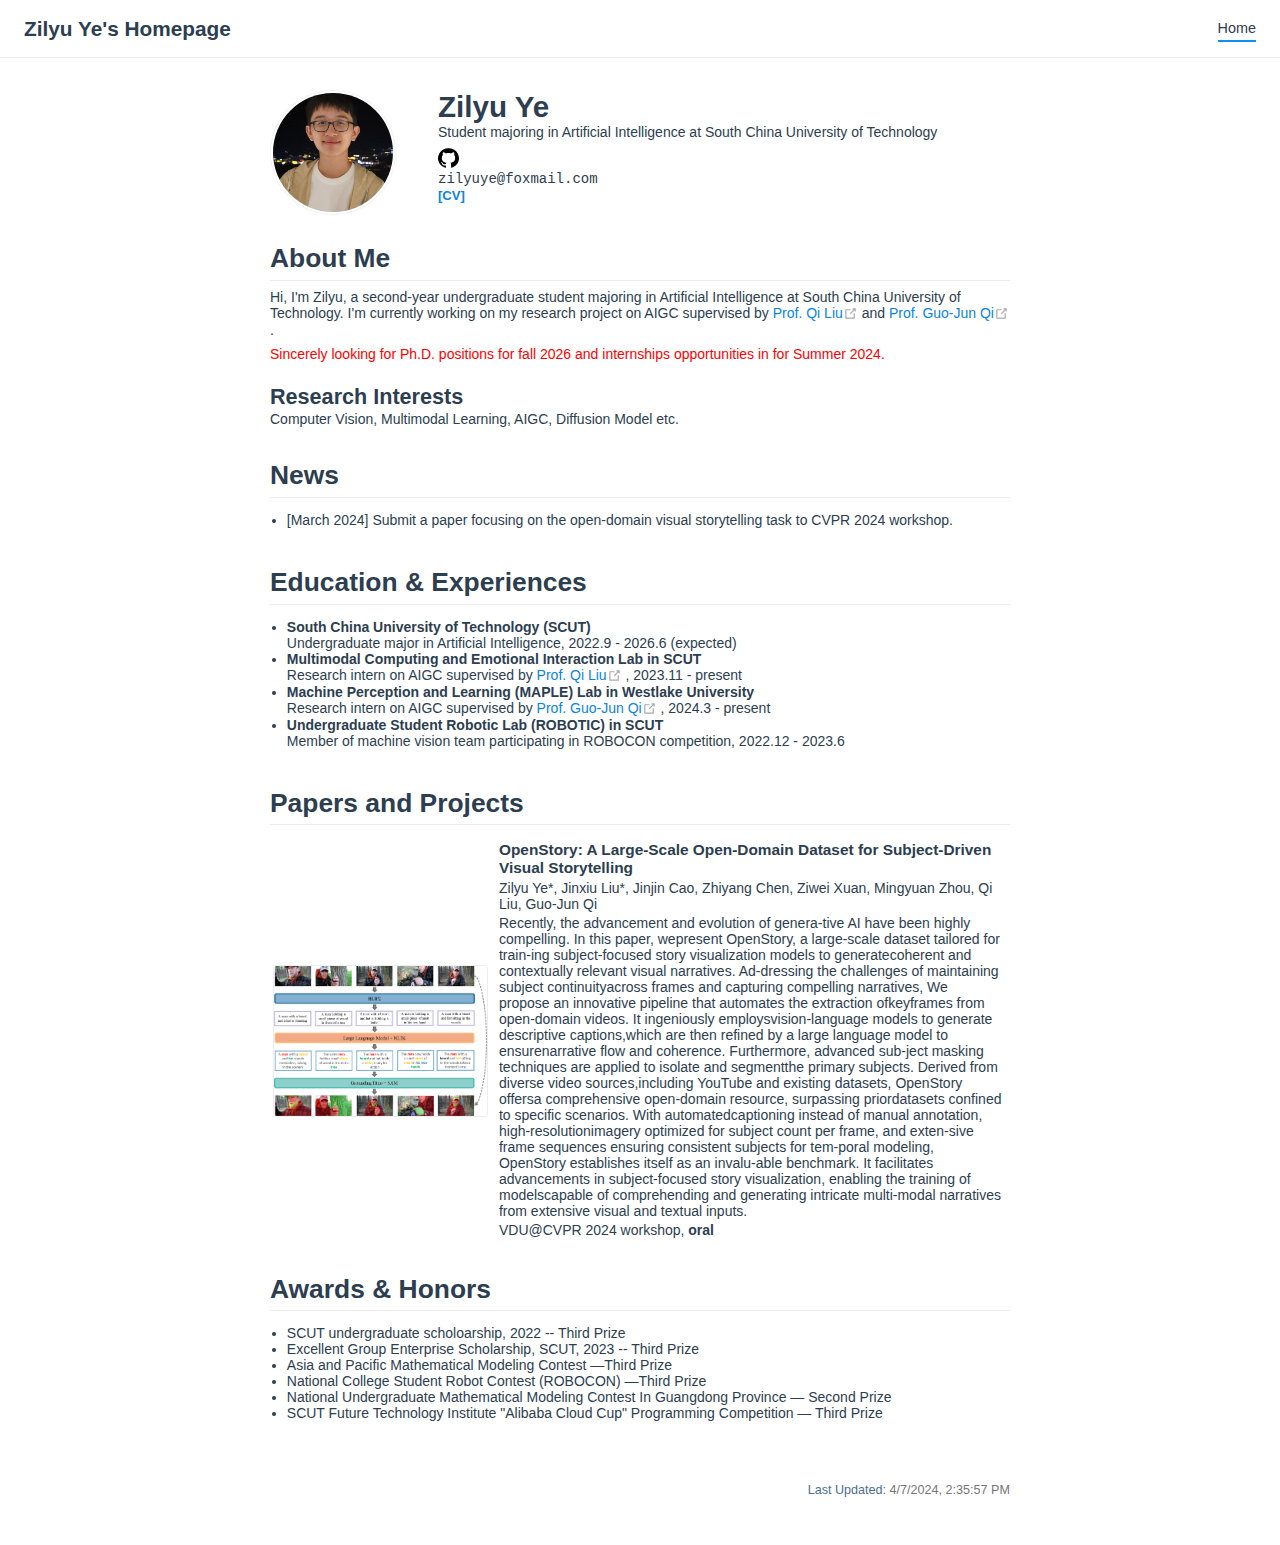
<file: index.html>
<!DOCTYPE html>
<html lang="en-US">
  <head>
    <meta charset="utf-8">
    <meta name="viewport" content="width=device-width,initial-scale=1">
    <title>Zilyu Ye&#39;s Homepage</title>
    <meta name="generator" content="VuePress 1.9.10">
    <link rel="icon" href="/logo.png">
    <meta name="description" content="The description of the site.">
    
    <link rel="preload" href="/assets/css/0.styles.dd5cbe47.css" as="style"><link rel="preload" href="/assets/js/app.06cbf85d.js" as="script"><link rel="preload" href="/assets/js/2.c2ffe69a.js" as="script"><link rel="preload" href="/assets/js/1.5b215c45.js" as="script"><link rel="preload" href="/assets/js/24.c5f550af.js" as="script"><link rel="preload" href="/assets/js/20.36d88e85.js" as="script"><link rel="preload" href="/assets/js/21.c45f2e18.js" as="script"><link rel="prefetch" href="/assets/js/10.f23ef3a4.js"><link rel="prefetch" href="/assets/js/11.8b388614.js"><link rel="prefetch" href="/assets/js/12.a879679f.js"><link rel="prefetch" href="/assets/js/13.b84442ba.js"><link rel="prefetch" href="/assets/js/14.1cb61851.js"><link rel="prefetch" href="/assets/js/15.ac5e100a.js"><link rel="prefetch" href="/assets/js/16.85a462e3.js"><link rel="prefetch" href="/assets/js/17.f7ecccc4.js"><link rel="prefetch" href="/assets/js/18.3256f17f.js"><link rel="prefetch" href="/assets/js/19.158efbb0.js"><link rel="prefetch" href="/assets/js/22.98db4299.js"><link rel="prefetch" href="/assets/js/23.516a5bfd.js"><link rel="prefetch" href="/assets/js/25.4a7d9b61.js"><link rel="prefetch" href="/assets/js/26.0a3291c9.js"><link rel="prefetch" href="/assets/js/27.8b043bba.js"><link rel="prefetch" href="/assets/js/28.83ff54d0.js"><link rel="prefetch" href="/assets/js/29.546d5210.js"><link rel="prefetch" href="/assets/js/3.6e414f99.js"><link rel="prefetch" href="/assets/js/30.55ca5cf4.js"><link rel="prefetch" href="/assets/js/31.e9225bc2.js"><link rel="prefetch" href="/assets/js/32.31513f67.js"><link rel="prefetch" href="/assets/js/4.30a80b7b.js"><link rel="prefetch" href="/assets/js/5.2e421cc5.js"><link rel="prefetch" href="/assets/js/6.2a3d8e8c.js"><link rel="prefetch" href="/assets/js/7.c56e6566.js"><link rel="prefetch" href="/assets/js/vendors~docsearch.5e758b7f.js">
    <link rel="stylesheet" href="/assets/css/0.styles.dd5cbe47.css">
  </head>
  <body>
    <div id="app" data-server-rendered="true"><div class="theme-container no-sidebar home-page"><header class="navbar"><div class="sidebar-button"><svg xmlns="http://www.w3.org/2000/svg" aria-hidden="true" role="img" viewBox="0 0 448 512" class="icon"><path fill="currentColor" d="M436 124H12c-6.627 0-12-5.373-12-12V80c0-6.627 5.373-12 12-12h424c6.627 0 12 5.373 12 12v32c0 6.627-5.373 12-12 12zm0 160H12c-6.627 0-12-5.373-12-12v-32c0-6.627 5.373-12 12-12h424c6.627 0 12 5.373 12 12v32c0 6.627-5.373 12-12 12zm0 160H12c-6.627 0-12-5.373-12-12v-32c0-6.627 5.373-12 12-12h424c6.627 0 12 5.373 12 12v32c0 6.627-5.373 12-12 12z"></path></svg></div> <a href="/" aria-current="page" class="home-link router-link-exact-active router-link-active"><!----> <span class="site-name">Zilyu Ye's Homepage</span></a> <div class="links"><!----> <nav class="nav-links can-hide"><div class="nav-item"><a href="/" aria-current="page" class="nav-link router-link-exact-active router-link-active">
  Home
</a></div> <!----></nav></div></header> <div class="sidebar-mask"></div> <aside class="sidebar"><nav class="nav-links"><div class="nav-item"><a href="/" aria-current="page" class="nav-link router-link-exact-active router-link-active">
  Home
</a></div> <!----></nav>  <!----> </aside> <main class="page"> <div class="theme-default-content content__default"><div class="profile"><div class="image"><img src="/profile.jpg" alt></div> <div class="info"><div class="name">
      Zilyu Ye
    </div> <div class="bio"><p>Student majoring in Artificial Intelligence at South China University of Technology</p></div> <div class="socials"><div><a href="https://github.com/YeLuoSuiYou" target="_blank"><img src="/icons/github.svg" alt="github" title="github"></a></div></div> <div class="contact"><div title="Contact me" class="email">zilyuye@foxmail.com</div></div> <div><a target="_blank" href="/cv.pdf" title="Download my CV in PDF"><font size="2em" color=""><b>[CV]</b></font></a></div></div></div> <h2 id="about-me">About Me</h2> <p>Hi, I'm Zilyu, a second-year undergraduate student majoring in Artificial Intelligence at South China University of Technology. I'm currently working on my research project on AIGC supervised by <a href="https://drliuqi.github.io/" target="_blank" rel="noopener noreferrer">Prof. Qi Liu<span><svg xmlns="http://www.w3.org/2000/svg" aria-hidden="true" focusable="false" x="0px" y="0px" viewBox="0 0 100 100" width="15" height="15" class="icon outbound"><path fill="currentColor" d="M18.8,85.1h56l0,0c2.2,0,4-1.8,4-4v-32h-8v28h-48v-48h28v-8h-32l0,0c-2.2,0-4,1.8-4,4v56C14.8,83.3,16.6,85.1,18.8,85.1z"></path> <polygon fill="currentColor" points="45.7,48.7 51.3,54.3 77.2,28.5 77.2,37.2 85.2,37.2 85.2,14.9 62.8,14.9 62.8,22.9 71.5,22.9"></polygon></svg> <span class="sr-only">(opens new window)</span></span></a> and <a href="http://maple-lab.net/about.html" target="_blank" rel="noopener noreferrer">Prof. Guo-Jun Qi<span><svg xmlns="http://www.w3.org/2000/svg" aria-hidden="true" focusable="false" x="0px" y="0px" viewBox="0 0 100 100" width="15" height="15" class="icon outbound"><path fill="currentColor" d="M18.8,85.1h56l0,0c2.2,0,4-1.8,4-4v-32h-8v28h-48v-48h28v-8h-32l0,0c-2.2,0-4,1.8-4,4v56C14.8,83.3,16.6,85.1,18.8,85.1z"></path> <polygon fill="currentColor" points="45.7,48.7 51.3,54.3 77.2,28.5 77.2,37.2 85.2,37.2 85.2,14.9 62.8,14.9 62.8,22.9 71.5,22.9"></polygon></svg> <span class="sr-only">(opens new window)</span></span></a>.</p> <p><span style="color:red;">Sincerely looking for Ph.D. positions for fall 2026 and internships opportunities in for Summer 2024.</span></p> <h3 id="research-interests">Research Interests</h3> <p>Computer Vision, Multimodal Learning, AIGC, Diffusion Model etc.</p> <h2 id="news">News</h2> <ul><li>[March 2024] Submit a paper focusing on the open-domain visual storytelling task to CVPR 2024 workshop.</li></ul> <h2 id="education-experiences">Education &amp; Experiences</h2> <ul><li><strong>South China University of Technology (SCUT)</strong><br>
Undergraduate major in Artificial Intelligence, 2022.9 - 2026.6 (expected)<br></li> <li><strong>Multimodal Computing and Emotional Interaction Lab in SCUT</strong><br>
Research intern on AIGC supervised by <a href="https://drliuqi.github.io/" target="_blank" rel="noopener noreferrer">Prof. Qi Liu<span><svg xmlns="http://www.w3.org/2000/svg" aria-hidden="true" focusable="false" x="0px" y="0px" viewBox="0 0 100 100" width="15" height="15" class="icon outbound"><path fill="currentColor" d="M18.8,85.1h56l0,0c2.2,0,4-1.8,4-4v-32h-8v28h-48v-48h28v-8h-32l0,0c-2.2,0-4,1.8-4,4v56C14.8,83.3,16.6,85.1,18.8,85.1z"></path> <polygon fill="currentColor" points="45.7,48.7 51.3,54.3 77.2,28.5 77.2,37.2 85.2,37.2 85.2,14.9 62.8,14.9 62.8,22.9 71.5,22.9"></polygon></svg> <span class="sr-only">(opens new window)</span></span></a>, 2023.11 - present<br></li> <li><strong>Machine Perception and Learning (MAPLE) Lab in Westlake University</strong><br>
Research intern on AIGC supervised by <a href="http://maple-lab.net/about.html" target="_blank" rel="noopener noreferrer">Prof. Guo-Jun Qi<span><svg xmlns="http://www.w3.org/2000/svg" aria-hidden="true" focusable="false" x="0px" y="0px" viewBox="0 0 100 100" width="15" height="15" class="icon outbound"><path fill="currentColor" d="M18.8,85.1h56l0,0c2.2,0,4-1.8,4-4v-32h-8v28h-48v-48h28v-8h-32l0,0c-2.2,0-4,1.8-4,4v56C14.8,83.3,16.6,85.1,18.8,85.1z"></path> <polygon fill="currentColor" points="45.7,48.7 51.3,54.3 77.2,28.5 77.2,37.2 85.2,37.2 85.2,14.9 62.8,14.9 62.8,22.9 71.5,22.9"></polygon></svg> <span class="sr-only">(opens new window)</span></span></a>, 2024.3 - present<br></li> <li><strong>Undergraduate Student Robotic Lab (ROBOTIC) in SCUT</strong><br>
Member of machine vision team participating in ROBOCON competition, 2022.12 - 2023.6<br></li></ul> <h2 id="papers-and-projects">Papers and Projects</h2> <div class="md-card"><div class="card-image"><img src="/projects/OpenStory.png" alt></div> <div class="card-content"><p><span style="font-size:1.1em;"><strong>OpenStory: A Large-Scale Open-Domain Dataset for Subject-Driven Visual Storytelling</strong></span></p> <p>Zilyu Ye*, Jinxiu Liu*, Jinjin Cao, Zhiyang Chen, Ziwei Xuan, Mingyuan Zhou, Qi Liu, Guo-Jun Qi</p> <p>Recently, the advancement and evolution of genera-tive AI have been highly compelling. In this paper, wepresent OpenStory, a large-scale dataset tailored for train-ing subject-focused story visualization models to generatecoherent and contextually relevant visual narratives. Ad-dressing the challenges of maintaining subject continuityacross frames and capturing compelling narratives, We propose an innovative pipeline that automates the extraction ofkeyframes from open-domain videos. It ingeniously employsvision-language models to generate descriptive captions,which are then refined by a large language model to ensurenarrative flow and coherence. Furthermore, advanced sub-ject masking techniques are applied to isolate and segmentthe primary subjects. Derived from diverse video sources,including YouTube and existing datasets, OpenStory offersa comprehensive open-domain resource, surpassing priordatasets confined to specific scenarios. With automatedcaptioning instead of manual annotation, high-resolutionimagery optimized for subject count per frame, and exten-sive frame sequences ensuring consistent subjects for tem-poral modeling, OpenStory establishes itself as an invalu-able benchmark. It facilitates advancements in subject-focused story visualization, enabling the training of modelscapable of comprehending and generating intricate multi-modal narratives from extensive visual and textual inputs.</p> <p>VDU@CVPR 2024 workshop, <strong>oral</strong></p></div></div> <h2 id="awards-honors">Awards &amp; Honors</h2> <ul><li>SCUT undergraduate scholoarship, 2022 -- Third Prize</li> <li>Excellent Group Enterprise Scholarship, SCUT, 2023 -- Third Prize</li> <li>Asia and Pacific Mathematical Modeling Contest —Third Prize</li> <li>National College Student Robot Contest (ROBOCON) —Third Prize</li> <li>National Undergraduate Mathematical Modeling Contest In Guangdong Province — Second Prize</li> <li>SCUT Future Technology Institute &quot;Alibaba Cloud Cup&quot; Programming Competition — Third Prize</li></ul></div> <footer class="page-edit"><!----> <div class="last-updated"><span class="prefix">Last Updated:</span> <span class="time">4/7/2024, 2:35:57 PM</span></div></footer> <!----> </main></div><div class="global-ui"></div></div>
    <script src="/assets/js/app.06cbf85d.js" defer></script><script src="/assets/js/2.c2ffe69a.js" defer></script><script src="/assets/js/1.5b215c45.js" defer></script><script src="/assets/js/24.c5f550af.js" defer></script><script src="/assets/js/20.36d88e85.js" defer></script><script src="/assets/js/21.c45f2e18.js" defer></script>
  </body>
</html>
</file>
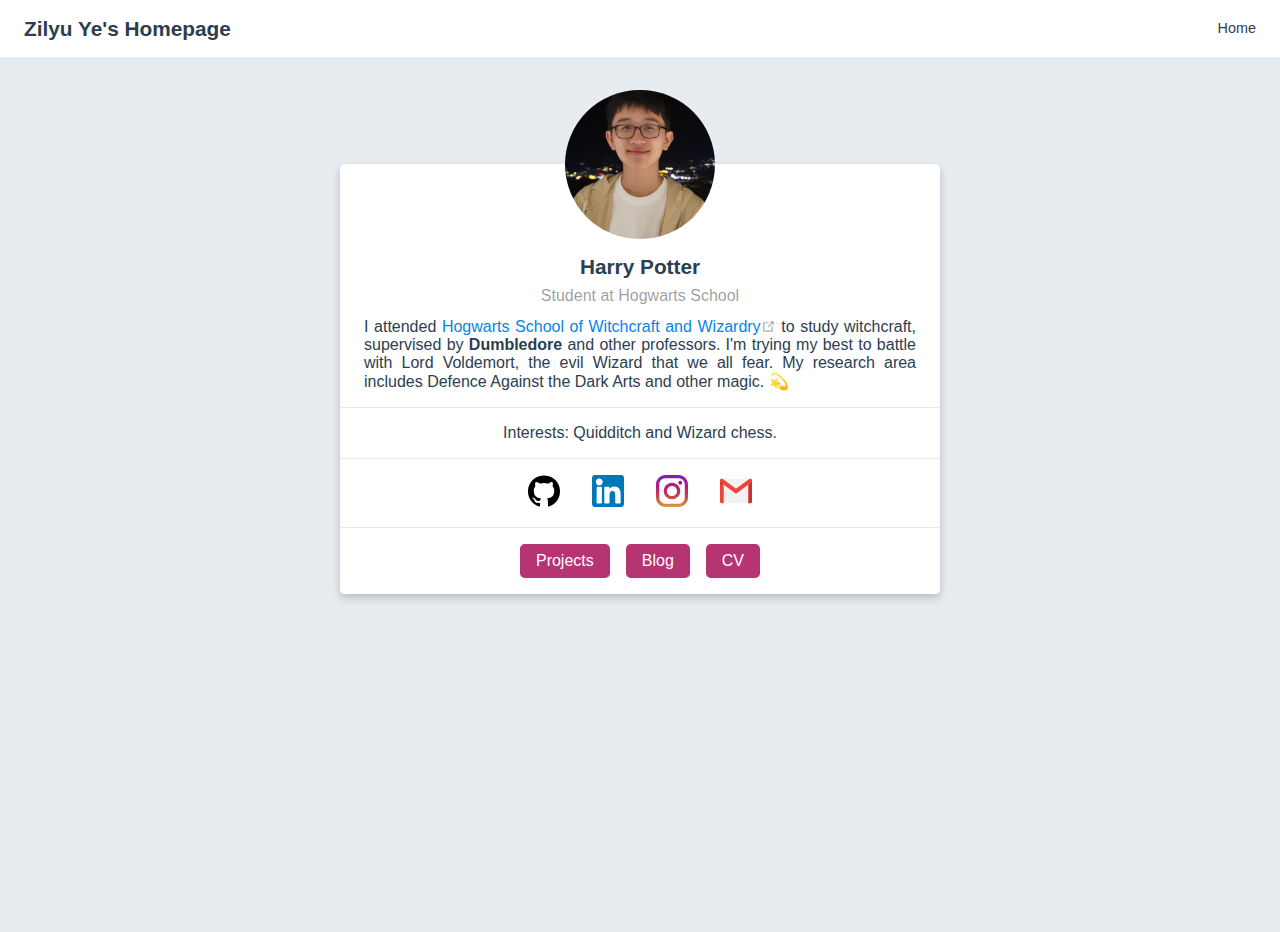
<file: about/index.html>
<!DOCTYPE html>
<html lang="en-US">
  <head>
    <meta charset="utf-8">
    <meta name="viewport" content="width=device-width,initial-scale=1">
    <title>Zilyu Ye&#39;s Homepage</title>
    <meta name="generator" content="VuePress 1.9.10">
    <link rel="icon" href="/logo.png">
    <meta name="description" content="The biography and information about me.">
    
    <link rel="preload" href="/assets/css/0.styles.dd5cbe47.css" as="style"><link rel="preload" href="/assets/js/app.06cbf85d.js" as="script"><link rel="preload" href="/assets/js/2.c2ffe69a.js" as="script"><link rel="preload" href="/assets/js/1.5b215c45.js" as="script"><link rel="preload" href="/assets/js/25.4a7d9b61.js" as="script"><link rel="preload" href="/assets/js/19.158efbb0.js" as="script"><link rel="prefetch" href="/assets/js/10.f23ef3a4.js"><link rel="prefetch" href="/assets/js/11.8b388614.js"><link rel="prefetch" href="/assets/js/12.a879679f.js"><link rel="prefetch" href="/assets/js/13.b84442ba.js"><link rel="prefetch" href="/assets/js/14.1cb61851.js"><link rel="prefetch" href="/assets/js/15.ac5e100a.js"><link rel="prefetch" href="/assets/js/16.85a462e3.js"><link rel="prefetch" href="/assets/js/17.f7ecccc4.js"><link rel="prefetch" href="/assets/js/18.3256f17f.js"><link rel="prefetch" href="/assets/js/20.36d88e85.js"><link rel="prefetch" href="/assets/js/21.c45f2e18.js"><link rel="prefetch" href="/assets/js/22.98db4299.js"><link rel="prefetch" href="/assets/js/23.516a5bfd.js"><link rel="prefetch" href="/assets/js/24.c5f550af.js"><link rel="prefetch" href="/assets/js/26.0a3291c9.js"><link rel="prefetch" href="/assets/js/27.8b043bba.js"><link rel="prefetch" href="/assets/js/28.83ff54d0.js"><link rel="prefetch" href="/assets/js/29.546d5210.js"><link rel="prefetch" href="/assets/js/3.6e414f99.js"><link rel="prefetch" href="/assets/js/30.55ca5cf4.js"><link rel="prefetch" href="/assets/js/31.e9225bc2.js"><link rel="prefetch" href="/assets/js/32.31513f67.js"><link rel="prefetch" href="/assets/js/4.30a80b7b.js"><link rel="prefetch" href="/assets/js/5.2e421cc5.js"><link rel="prefetch" href="/assets/js/6.2a3d8e8c.js"><link rel="prefetch" href="/assets/js/7.c56e6566.js"><link rel="prefetch" href="/assets/js/vendors~docsearch.5e758b7f.js">
    <link rel="stylesheet" href="/assets/css/0.styles.dd5cbe47.css">
  </head>
  <body>
    <div id="app" data-server-rendered="true"><div class="theme-container no-sidebar about-page"><header class="navbar"><div class="sidebar-button"><svg xmlns="http://www.w3.org/2000/svg" aria-hidden="true" role="img" viewBox="0 0 448 512" class="icon"><path fill="currentColor" d="M436 124H12c-6.627 0-12-5.373-12-12V80c0-6.627 5.373-12 12-12h424c6.627 0 12 5.373 12 12v32c0 6.627-5.373 12-12 12zm0 160H12c-6.627 0-12-5.373-12-12v-32c0-6.627 5.373-12 12-12h424c6.627 0 12 5.373 12 12v32c0 6.627-5.373 12-12 12zm0 160H12c-6.627 0-12-5.373-12-12v-32c0-6.627 5.373-12 12-12h424c6.627 0 12 5.373 12 12v32c0 6.627-5.373 12-12 12z"></path></svg></div> <a href="/" class="home-link router-link-active"><!----> <span class="site-name">Zilyu Ye's Homepage</span></a> <div class="links"><!----> <nav class="nav-links can-hide"><div class="nav-item"><a href="/" class="nav-link">
  Home
</a></div> <!----></nav></div></header> <div class="sidebar-mask"></div> <aside class="sidebar"><nav class="nav-links"><div class="nav-item"><a href="/" class="nav-link">
  Home
</a></div> <!----></nav>  <!----> </aside> <main class="page"> <div class="theme-default-content content__default"><div class="about-card"><div class="avatar"><img src="/profile.jpg" alt></div> <div class="card"><div class="bio"><div class="head"><span>
          Harry Potter
        </span></div> <div class="info"><span>
          Student at Hogwarts School
        </span></div> <div class="description"><p>I attended <a href="https://en.wikipedia.org/wiki/Hogwarts" target="_blank" rel="noopener noreferrer">Hogwarts School of Witchcraft and Wizardry<span><svg xmlns="http://www.w3.org/2000/svg" aria-hidden="true" focusable="false" x="0px" y="0px" viewBox="0 0 100 100" width="15" height="15" class="icon outbound"><path fill="currentColor" d="M18.8,85.1h56l0,0c2.2,0,4-1.8,4-4v-32h-8v28h-48v-48h28v-8h-32l0,0c-2.2,0-4,1.8-4,4v56C14.8,83.3,16.6,85.1,18.8,85.1z"></path> <polygon fill="currentColor" points="45.7,48.7 51.3,54.3 77.2,28.5 77.2,37.2 85.2,37.2 85.2,14.9 62.8,14.9 62.8,22.9 71.5,22.9"></polygon></svg> <span class="sr-only">(opens new window)</span></span></a> to study witchcraft, supervised by <strong>Dumbledore</strong> and other professors. I'm trying my best to battle with Lord Voldemort, the evil Wizard that we all fear. My research area includes Defence Against the Dark Arts and other magic. 💫</p></div></div> <div class="interests"><span>
        Interests: Quidditch and Wizard chess.
      </span></div> <div class="socials"><div><a href="https://github.com/mtobeiyf" target="_blank"><img src="/icons/github.svg" alt="github" title="github"></a></div><div><a href="https://www.linkedin.com" target="_blank"><img src="/icons/linkedin.svg" alt="linkedin" title="linkedin"></a></div><div><a href="https://www.instagram.com" target="_blank"><img src="/icons/instagram.svg" alt="instagram" title="instagram"></a></div><div><a href="mailto:harry[at]gmail.com" target="_blank"><img src="/icons/email.svg" alt="email" title="email"></a></div></div> <div class="actions"><div><a href="/projects/" target="" class="button">
          Projects
        </a></div><div><a href="https://github.com/mtobeiyf" target="_blank" class="button">
          Blog
        </a></div><div><a href="/article/" target="" class="button">
          CV
        </a></div></div></div></div></div> <footer class="page-edit"><!----> <div class="last-updated"><span class="prefix">Last Updated:</span> <span class="time">1/3/2020, 12:57:27 PM</span></div></footer> <!----> </main></div><div class="global-ui"></div></div>
    <script src="/assets/js/app.06cbf85d.js" defer></script><script src="/assets/js/2.c2ffe69a.js" defer></script><script src="/assets/js/1.5b215c45.js" defer></script><script src="/assets/js/25.4a7d9b61.js" defer></script><script src="/assets/js/19.158efbb0.js" defer></script>
  </body>
</html>
</file>
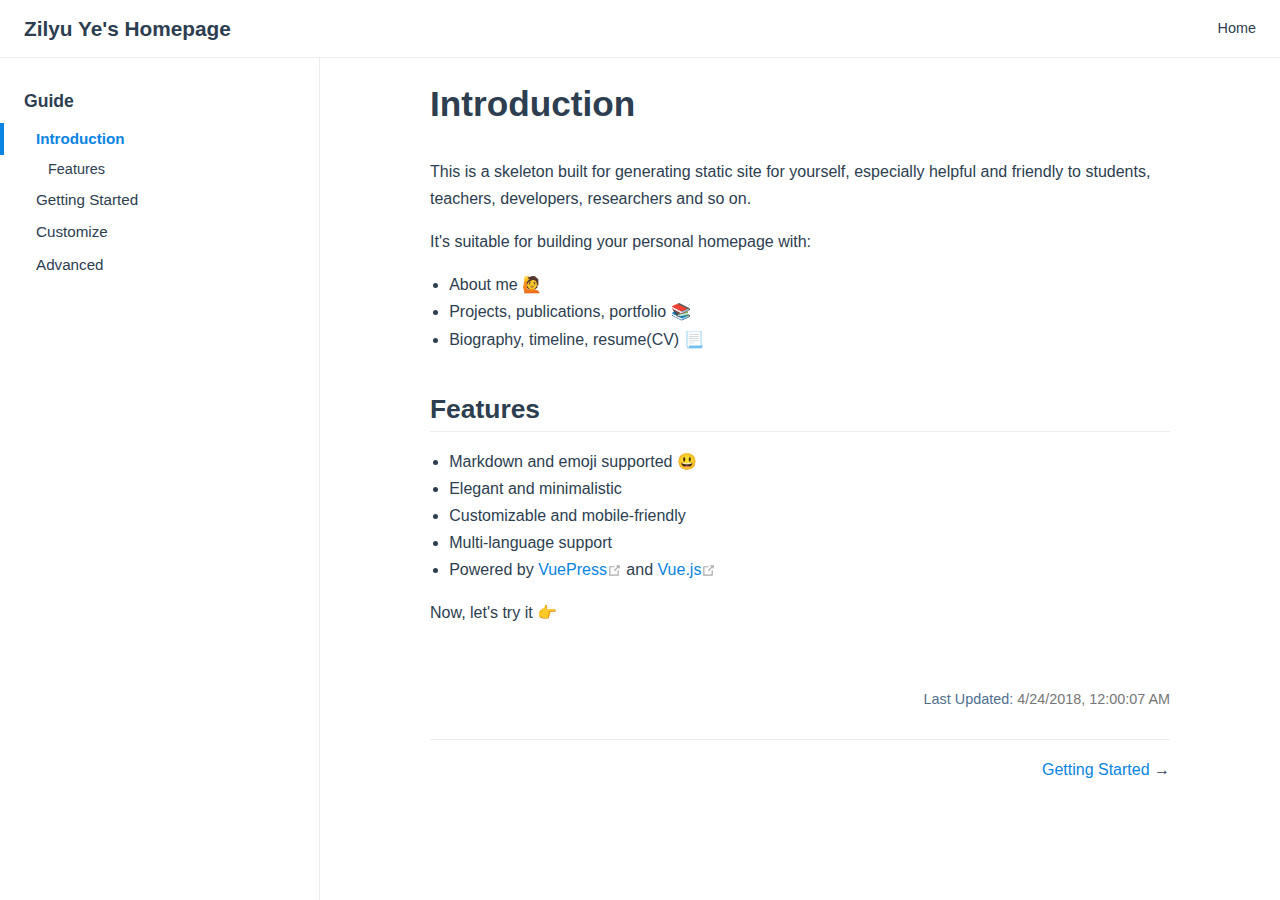
<file: guide/index.html>
<!DOCTYPE html>
<html lang="en-US">
  <head>
    <meta charset="utf-8">
    <meta name="viewport" content="width=device-width,initial-scale=1">
    <title>Introduction | Zilyu Ye&#39;s Homepage</title>
    <meta name="generator" content="VuePress 1.9.10">
    <link rel="icon" href="/logo.png">
    <meta name="description" content="The description of the site.">
    
    <link rel="preload" href="/assets/css/0.styles.dd5cbe47.css" as="style"><link rel="preload" href="/assets/js/app.06cbf85d.js" as="script"><link rel="preload" href="/assets/js/2.c2ffe69a.js" as="script"><link rel="preload" href="/assets/js/1.5b215c45.js" as="script"><link rel="preload" href="/assets/js/29.546d5210.js" as="script"><link rel="prefetch" href="/assets/js/10.f23ef3a4.js"><link rel="prefetch" href="/assets/js/11.8b388614.js"><link rel="prefetch" href="/assets/js/12.a879679f.js"><link rel="prefetch" href="/assets/js/13.b84442ba.js"><link rel="prefetch" href="/assets/js/14.1cb61851.js"><link rel="prefetch" href="/assets/js/15.ac5e100a.js"><link rel="prefetch" href="/assets/js/16.85a462e3.js"><link rel="prefetch" href="/assets/js/17.f7ecccc4.js"><link rel="prefetch" href="/assets/js/18.3256f17f.js"><link rel="prefetch" href="/assets/js/19.158efbb0.js"><link rel="prefetch" href="/assets/js/20.36d88e85.js"><link rel="prefetch" href="/assets/js/21.c45f2e18.js"><link rel="prefetch" href="/assets/js/22.98db4299.js"><link rel="prefetch" href="/assets/js/23.516a5bfd.js"><link rel="prefetch" href="/assets/js/24.c5f550af.js"><link rel="prefetch" href="/assets/js/25.4a7d9b61.js"><link rel="prefetch" href="/assets/js/26.0a3291c9.js"><link rel="prefetch" href="/assets/js/27.8b043bba.js"><link rel="prefetch" href="/assets/js/28.83ff54d0.js"><link rel="prefetch" href="/assets/js/3.6e414f99.js"><link rel="prefetch" href="/assets/js/30.55ca5cf4.js"><link rel="prefetch" href="/assets/js/31.e9225bc2.js"><link rel="prefetch" href="/assets/js/32.31513f67.js"><link rel="prefetch" href="/assets/js/4.30a80b7b.js"><link rel="prefetch" href="/assets/js/5.2e421cc5.js"><link rel="prefetch" href="/assets/js/6.2a3d8e8c.js"><link rel="prefetch" href="/assets/js/7.c56e6566.js"><link rel="prefetch" href="/assets/js/vendors~docsearch.5e758b7f.js">
    <link rel="stylesheet" href="/assets/css/0.styles.dd5cbe47.css">
  </head>
  <body>
    <div id="app" data-server-rendered="true"><div class="theme-container"><header class="navbar"><div class="sidebar-button"><svg xmlns="http://www.w3.org/2000/svg" aria-hidden="true" role="img" viewBox="0 0 448 512" class="icon"><path fill="currentColor" d="M436 124H12c-6.627 0-12-5.373-12-12V80c0-6.627 5.373-12 12-12h424c6.627 0 12 5.373 12 12v32c0 6.627-5.373 12-12 12zm0 160H12c-6.627 0-12-5.373-12-12v-32c0-6.627 5.373-12 12-12h424c6.627 0 12 5.373 12 12v32c0 6.627-5.373 12-12 12zm0 160H12c-6.627 0-12-5.373-12-12v-32c0-6.627 5.373-12 12-12h424c6.627 0 12 5.373 12 12v32c0 6.627-5.373 12-12 12z"></path></svg></div> <a href="/" class="home-link router-link-active"><!----> <span class="site-name">Zilyu Ye's Homepage</span></a> <div class="links"><!----> <nav class="nav-links can-hide"><div class="nav-item"><a href="/" class="nav-link">
  Home
</a></div> <!----></nav></div></header> <div class="sidebar-mask"></div> <aside class="sidebar"><nav class="nav-links"><div class="nav-item"><a href="/" class="nav-link">
  Home
</a></div> <!----></nav>  <ul class="sidebar-links"><li><section class="sidebar-group depth-0"><p class="sidebar-heading open"><span>Guide</span> <!----></p> <ul class="sidebar-links sidebar-group-items"><li><a href="/guide/" aria-current="page" class="active sidebar-link">Introduction</a><ul class="sidebar-sub-headers"><li class="sidebar-sub-header"><a href="/guide/#features" class="sidebar-link">Features</a></li></ul></li><li><a href="/guide/getting-started.html" class="sidebar-link">Getting Started</a></li><li><a href="/guide/customize.html" class="sidebar-link">Customize</a></li><li><a href="/guide/advanced.html" class="sidebar-link">Advanced</a></li></ul></section></li></ul> </aside> <main class="page"> <div class="theme-default-content content__default"><h1 id="introduction">Introduction</h1> <p>This is a skeleton built for generating static site for yourself, especially helpful and friendly to students, teachers, developers, researchers and so on.</p> <p>It's suitable for building your personal homepage with:</p> <ul><li>About me 🙋</li> <li>Projects, publications, portfolio 📚</li> <li>Biography, timeline, resume(CV) 📃</li></ul> <h2 id="features">Features</h2> <ul><li>Markdown and emoji supported 😃</li> <li>Elegant and minimalistic</li> <li>Customizable and mobile-friendly</li> <li>Multi-language support</li> <li>Powered by <a href="https://vuepress.vuejs.org/" target="_blank" rel="noopener noreferrer">VuePress<span><svg xmlns="http://www.w3.org/2000/svg" aria-hidden="true" focusable="false" x="0px" y="0px" viewBox="0 0 100 100" width="15" height="15" class="icon outbound"><path fill="currentColor" d="M18.8,85.1h56l0,0c2.2,0,4-1.8,4-4v-32h-8v28h-48v-48h28v-8h-32l0,0c-2.2,0-4,1.8-4,4v56C14.8,83.3,16.6,85.1,18.8,85.1z"></path> <polygon fill="currentColor" points="45.7,48.7 51.3,54.3 77.2,28.5 77.2,37.2 85.2,37.2 85.2,14.9 62.8,14.9 62.8,22.9 71.5,22.9"></polygon></svg> <span class="sr-only">(opens new window)</span></span></a> and <a href="https://vuejs.org/" target="_blank" rel="noopener noreferrer">Vue.js<span><svg xmlns="http://www.w3.org/2000/svg" aria-hidden="true" focusable="false" x="0px" y="0px" viewBox="0 0 100 100" width="15" height="15" class="icon outbound"><path fill="currentColor" d="M18.8,85.1h56l0,0c2.2,0,4-1.8,4-4v-32h-8v28h-48v-48h28v-8h-32l0,0c-2.2,0-4,1.8-4,4v56C14.8,83.3,16.6,85.1,18.8,85.1z"></path> <polygon fill="currentColor" points="45.7,48.7 51.3,54.3 77.2,28.5 77.2,37.2 85.2,37.2 85.2,14.9 62.8,14.9 62.8,22.9 71.5,22.9"></polygon></svg> <span class="sr-only">(opens new window)</span></span></a></li></ul> <p>Now, let's try it 👉</p></div> <footer class="page-edit"><!----> <div class="last-updated"><span class="prefix">Last Updated:</span> <span class="time">4/24/2018, 12:00:07 AM</span></div></footer> <div class="page-nav"><p class="inner"><!----> <span class="next"><a href="/guide/getting-started.html">
        Getting Started
      </a>
      →
    </span></p></div> </main></div><div class="global-ui"></div></div>
    <script src="/assets/js/app.06cbf85d.js" defer></script><script src="/assets/js/2.c2ffe69a.js" defer></script><script src="/assets/js/1.5b215c45.js" defer></script><script src="/assets/js/29.546d5210.js" defer></script>
  </body>
</html>
</file>
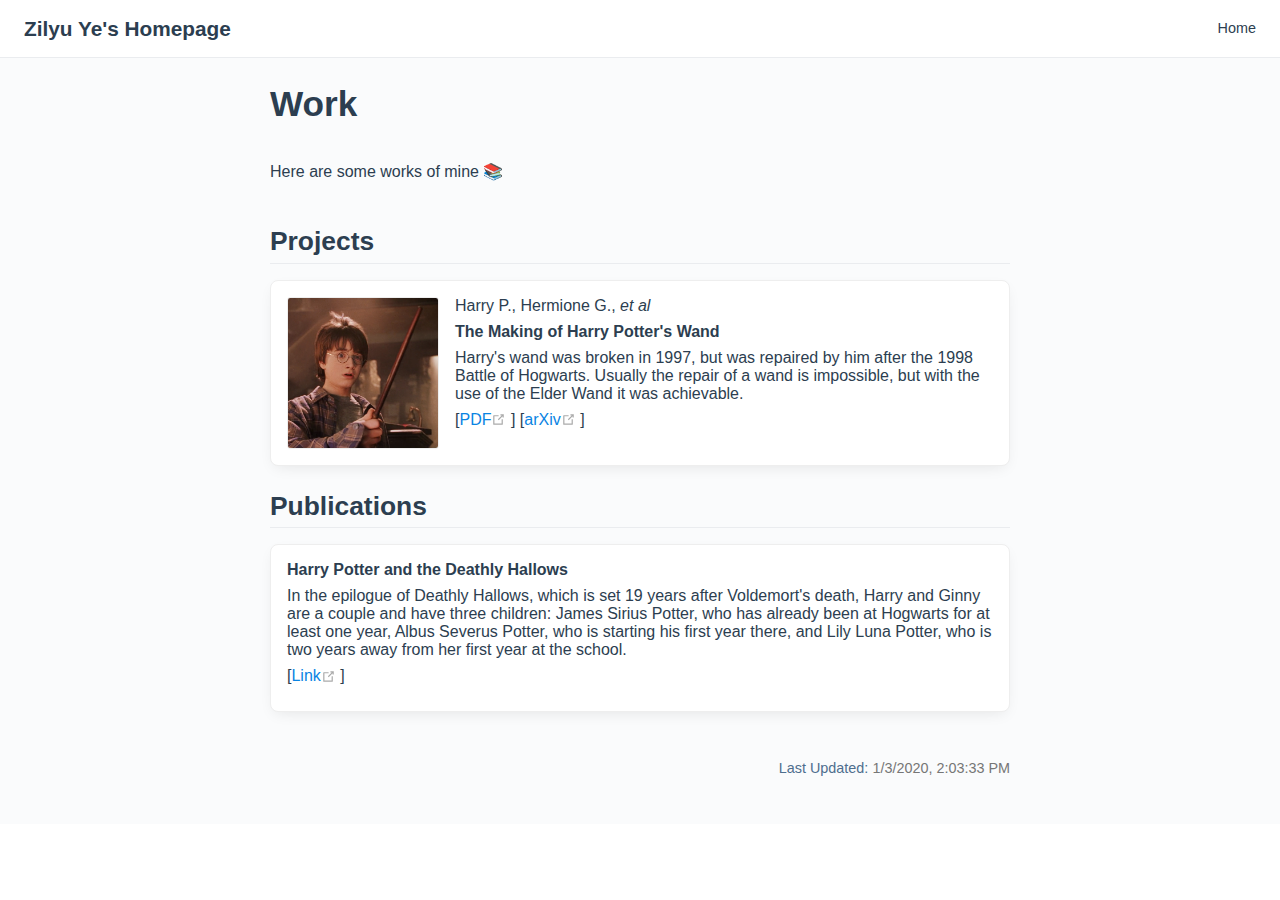
<file: projects/index.html>
<!DOCTYPE html>
<html lang="en-US">
  <head>
    <meta charset="utf-8">
    <meta name="viewport" content="width=device-width,initial-scale=1">
    <title>Work | Zilyu Ye&#39;s Homepage</title>
    <meta name="generator" content="VuePress 1.9.10">
    <link rel="icon" href="/logo.png">
    <meta name="description" content="The description of the site.">
    
    <link rel="preload" href="/assets/css/0.styles.dd5cbe47.css" as="style"><link rel="preload" href="/assets/js/app.06cbf85d.js" as="script"><link rel="preload" href="/assets/js/2.c2ffe69a.js" as="script"><link rel="preload" href="/assets/js/1.5b215c45.js" as="script"><link rel="preload" href="/assets/js/26.0a3291c9.js" as="script"><link rel="preload" href="/assets/js/21.c45f2e18.js" as="script"><link rel="prefetch" href="/assets/js/10.f23ef3a4.js"><link rel="prefetch" href="/assets/js/11.8b388614.js"><link rel="prefetch" href="/assets/js/12.a879679f.js"><link rel="prefetch" href="/assets/js/13.b84442ba.js"><link rel="prefetch" href="/assets/js/14.1cb61851.js"><link rel="prefetch" href="/assets/js/15.ac5e100a.js"><link rel="prefetch" href="/assets/js/16.85a462e3.js"><link rel="prefetch" href="/assets/js/17.f7ecccc4.js"><link rel="prefetch" href="/assets/js/18.3256f17f.js"><link rel="prefetch" href="/assets/js/19.158efbb0.js"><link rel="prefetch" href="/assets/js/20.36d88e85.js"><link rel="prefetch" href="/assets/js/22.98db4299.js"><link rel="prefetch" href="/assets/js/23.516a5bfd.js"><link rel="prefetch" href="/assets/js/24.c5f550af.js"><link rel="prefetch" href="/assets/js/25.4a7d9b61.js"><link rel="prefetch" href="/assets/js/27.8b043bba.js"><link rel="prefetch" href="/assets/js/28.83ff54d0.js"><link rel="prefetch" href="/assets/js/29.546d5210.js"><link rel="prefetch" href="/assets/js/3.6e414f99.js"><link rel="prefetch" href="/assets/js/30.55ca5cf4.js"><link rel="prefetch" href="/assets/js/31.e9225bc2.js"><link rel="prefetch" href="/assets/js/32.31513f67.js"><link rel="prefetch" href="/assets/js/4.30a80b7b.js"><link rel="prefetch" href="/assets/js/5.2e421cc5.js"><link rel="prefetch" href="/assets/js/6.2a3d8e8c.js"><link rel="prefetch" href="/assets/js/7.c56e6566.js"><link rel="prefetch" href="/assets/js/vendors~docsearch.5e758b7f.js">
    <link rel="stylesheet" href="/assets/css/0.styles.dd5cbe47.css">
  </head>
  <body>
    <div id="app" data-server-rendered="true"><div class="theme-container no-sidebar projects-page"><header class="navbar"><div class="sidebar-button"><svg xmlns="http://www.w3.org/2000/svg" aria-hidden="true" role="img" viewBox="0 0 448 512" class="icon"><path fill="currentColor" d="M436 124H12c-6.627 0-12-5.373-12-12V80c0-6.627 5.373-12 12-12h424c6.627 0 12 5.373 12 12v32c0 6.627-5.373 12-12 12zm0 160H12c-6.627 0-12-5.373-12-12v-32c0-6.627 5.373-12 12-12h424c6.627 0 12 5.373 12 12v32c0 6.627-5.373 12-12 12zm0 160H12c-6.627 0-12-5.373-12-12v-32c0-6.627 5.373-12 12-12h424c6.627 0 12 5.373 12 12v32c0 6.627-5.373 12-12 12z"></path></svg></div> <a href="/" class="home-link router-link-active"><!----> <span class="site-name">Zilyu Ye's Homepage</span></a> <div class="links"><!----> <nav class="nav-links can-hide"><div class="nav-item"><a href="/" class="nav-link">
  Home
</a></div> <!----></nav></div></header> <div class="sidebar-mask"></div> <aside class="sidebar"><nav class="nav-links"><div class="nav-item"><a href="/" class="nav-link">
  Home
</a></div> <!----></nav>  <!----> </aside> <main class="page"> <div class="theme-default-content content__default"><h1 id="work">Work</h1> <p>Here are some works of mine 📚</p> <h2 id="projects">Projects</h2> <div class="md-card show-border"><div class="card-image"><img src="/projects/1.png" alt></div> <div class="card-content"><p>Harry P., Hermione G., <em>et al</em></p> <p><strong>The Making of Harry Potter's Wand</strong></p> <p>Harry's wand was broken in 1997, but was repaired by him after the 1998 Battle of Hogwarts. Usually the repair of a wand is impossible, but with the use of the Elder Wand it was achievable.</p> <p>[<a href="https://www.google.com" target="_blank" rel="noopener noreferrer">PDF<span><svg xmlns="http://www.w3.org/2000/svg" aria-hidden="true" focusable="false" x="0px" y="0px" viewBox="0 0 100 100" width="15" height="15" class="icon outbound"><path fill="currentColor" d="M18.8,85.1h56l0,0c2.2,0,4-1.8,4-4v-32h-8v28h-48v-48h28v-8h-32l0,0c-2.2,0-4,1.8-4,4v56C14.8,83.3,16.6,85.1,18.8,85.1z"></path> <polygon fill="currentColor" points="45.7,48.7 51.3,54.3 77.2,28.5 77.2,37.2 85.2,37.2 85.2,14.9 62.8,14.9 62.8,22.9 71.5,22.9"></polygon></svg> <span class="sr-only">(opens new window)</span></span></a>] [<a href="https://arxiv.org" target="_blank" rel="noopener noreferrer">arXiv<span><svg xmlns="http://www.w3.org/2000/svg" aria-hidden="true" focusable="false" x="0px" y="0px" viewBox="0 0 100 100" width="15" height="15" class="icon outbound"><path fill="currentColor" d="M18.8,85.1h56l0,0c2.2,0,4-1.8,4-4v-32h-8v28h-48v-48h28v-8h-32l0,0c-2.2,0-4,1.8-4,4v56C14.8,83.3,16.6,85.1,18.8,85.1z"></path> <polygon fill="currentColor" points="45.7,48.7 51.3,54.3 77.2,28.5 77.2,37.2 85.2,37.2 85.2,14.9 62.8,14.9 62.8,22.9 71.5,22.9"></polygon></svg> <span class="sr-only">(opens new window)</span></span></a>]</p></div></div> <h2 id="publications">Publications</h2> <div class="md-card show-border"><!----> <div class="card-content"><p><strong>Harry Potter and the Deathly Hallows</strong></p> <p>In the epilogue of Deathly Hallows, which is set 19 years after Voldemort's death, Harry and Ginny are a couple and have three children: James Sirius Potter, who has already been at Hogwarts for at least one year, Albus Severus Potter, who is starting his first year there, and Lily Luna Potter, who is two years away from her first year at the school.</p> <p>[<a href="https://www.google.com" target="_blank" rel="noopener noreferrer">Link<span><svg xmlns="http://www.w3.org/2000/svg" aria-hidden="true" focusable="false" x="0px" y="0px" viewBox="0 0 100 100" width="15" height="15" class="icon outbound"><path fill="currentColor" d="M18.8,85.1h56l0,0c2.2,0,4-1.8,4-4v-32h-8v28h-48v-48h28v-8h-32l0,0c-2.2,0-4,1.8-4,4v56C14.8,83.3,16.6,85.1,18.8,85.1z"></path> <polygon fill="currentColor" points="45.7,48.7 51.3,54.3 77.2,28.5 77.2,37.2 85.2,37.2 85.2,14.9 62.8,14.9 62.8,22.9 71.5,22.9"></polygon></svg> <span class="sr-only">(opens new window)</span></span></a>]</p></div></div></div> <footer class="page-edit"><!----> <div class="last-updated"><span class="prefix">Last Updated:</span> <span class="time">1/3/2020, 2:03:33 PM</span></div></footer> <!----> </main></div><div class="global-ui"></div></div>
    <script src="/assets/js/app.06cbf85d.js" defer></script><script src="/assets/js/2.c2ffe69a.js" defer></script><script src="/assets/js/1.5b215c45.js" defer></script><script src="/assets/js/26.0a3291c9.js" defer></script><script src="/assets/js/21.c45f2e18.js" defer></script>
  </body>
</html>
</file>
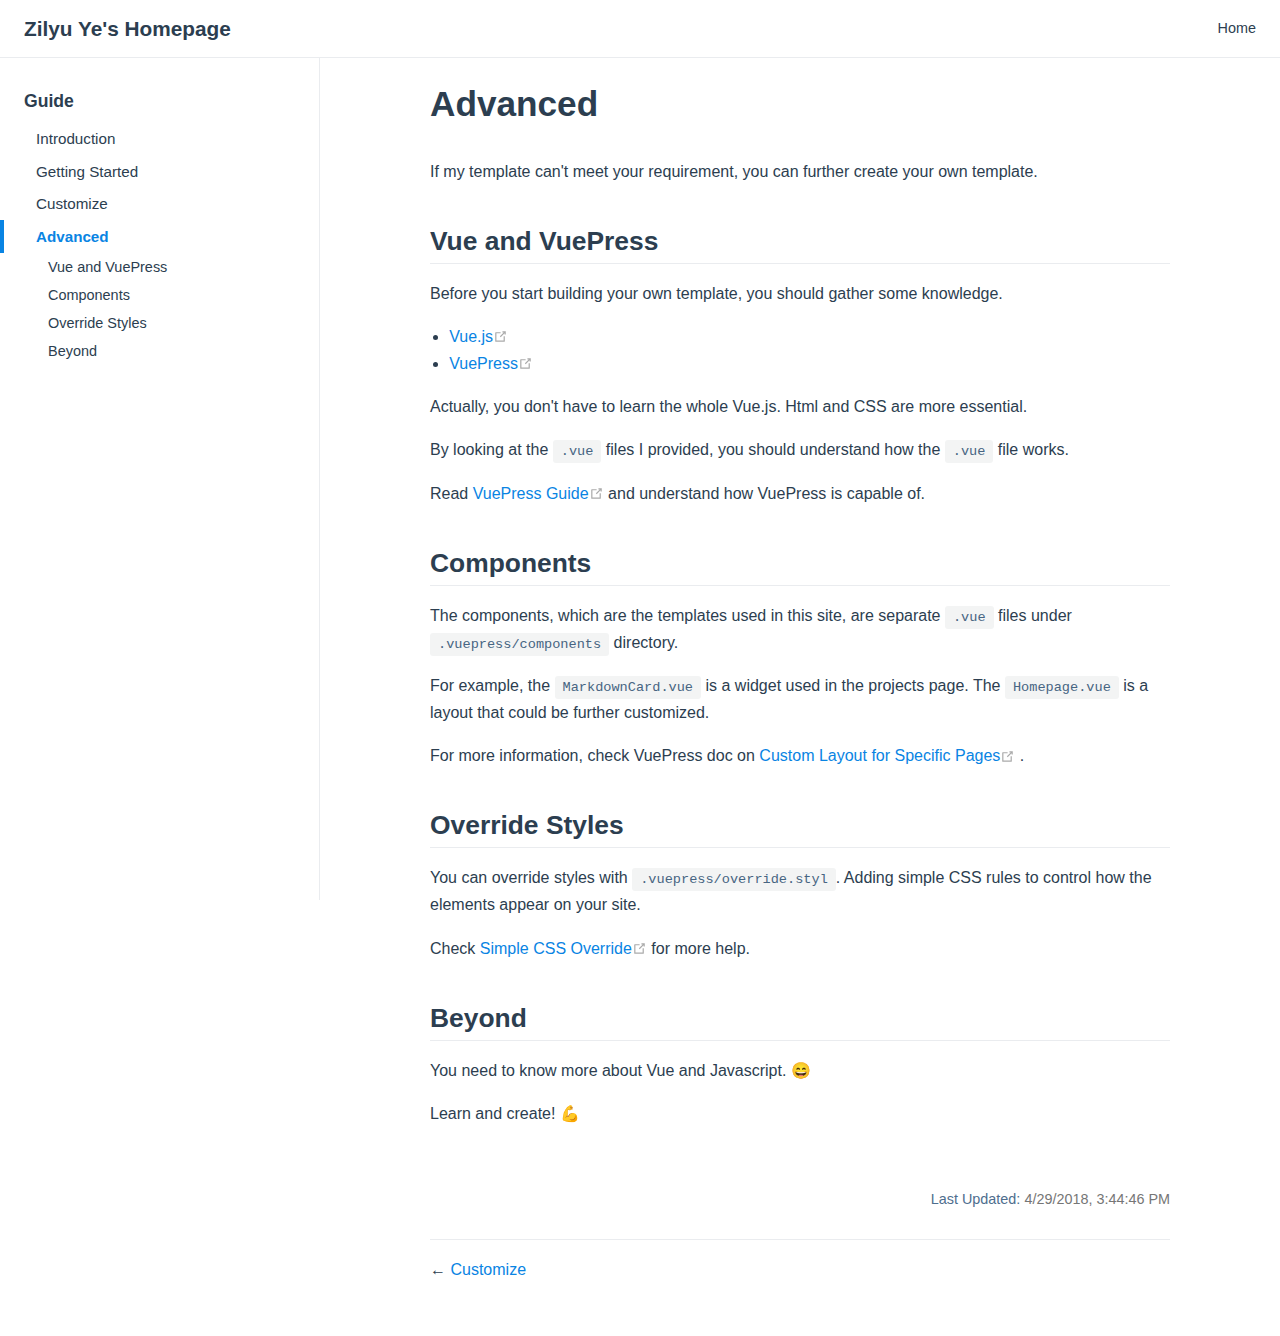
<file: guide/advanced.html>
<!DOCTYPE html>
<html lang="en-US">
  <head>
    <meta charset="utf-8">
    <meta name="viewport" content="width=device-width,initial-scale=1">
    <title>Advanced | Zilyu Ye&#39;s Homepage</title>
    <meta name="generator" content="VuePress 1.9.10">
    <link rel="icon" href="/logo.png">
    <meta name="description" content="The description of the site.">
    
    <link rel="preload" href="/assets/css/0.styles.dd5cbe47.css" as="style"><link rel="preload" href="/assets/js/app.06cbf85d.js" as="script"><link rel="preload" href="/assets/js/2.c2ffe69a.js" as="script"><link rel="preload" href="/assets/js/1.5b215c45.js" as="script"><link rel="preload" href="/assets/js/30.55ca5cf4.js" as="script"><link rel="prefetch" href="/assets/js/10.f23ef3a4.js"><link rel="prefetch" href="/assets/js/11.8b388614.js"><link rel="prefetch" href="/assets/js/12.a879679f.js"><link rel="prefetch" href="/assets/js/13.b84442ba.js"><link rel="prefetch" href="/assets/js/14.1cb61851.js"><link rel="prefetch" href="/assets/js/15.ac5e100a.js"><link rel="prefetch" href="/assets/js/16.85a462e3.js"><link rel="prefetch" href="/assets/js/17.f7ecccc4.js"><link rel="prefetch" href="/assets/js/18.3256f17f.js"><link rel="prefetch" href="/assets/js/19.158efbb0.js"><link rel="prefetch" href="/assets/js/20.36d88e85.js"><link rel="prefetch" href="/assets/js/21.c45f2e18.js"><link rel="prefetch" href="/assets/js/22.98db4299.js"><link rel="prefetch" href="/assets/js/23.516a5bfd.js"><link rel="prefetch" href="/assets/js/24.c5f550af.js"><link rel="prefetch" href="/assets/js/25.4a7d9b61.js"><link rel="prefetch" href="/assets/js/26.0a3291c9.js"><link rel="prefetch" href="/assets/js/27.8b043bba.js"><link rel="prefetch" href="/assets/js/28.83ff54d0.js"><link rel="prefetch" href="/assets/js/29.546d5210.js"><link rel="prefetch" href="/assets/js/3.6e414f99.js"><link rel="prefetch" href="/assets/js/31.e9225bc2.js"><link rel="prefetch" href="/assets/js/32.31513f67.js"><link rel="prefetch" href="/assets/js/4.30a80b7b.js"><link rel="prefetch" href="/assets/js/5.2e421cc5.js"><link rel="prefetch" href="/assets/js/6.2a3d8e8c.js"><link rel="prefetch" href="/assets/js/7.c56e6566.js"><link rel="prefetch" href="/assets/js/vendors~docsearch.5e758b7f.js">
    <link rel="stylesheet" href="/assets/css/0.styles.dd5cbe47.css">
  </head>
  <body>
    <div id="app" data-server-rendered="true"><div class="theme-container"><header class="navbar"><div class="sidebar-button"><svg xmlns="http://www.w3.org/2000/svg" aria-hidden="true" role="img" viewBox="0 0 448 512" class="icon"><path fill="currentColor" d="M436 124H12c-6.627 0-12-5.373-12-12V80c0-6.627 5.373-12 12-12h424c6.627 0 12 5.373 12 12v32c0 6.627-5.373 12-12 12zm0 160H12c-6.627 0-12-5.373-12-12v-32c0-6.627 5.373-12 12-12h424c6.627 0 12 5.373 12 12v32c0 6.627-5.373 12-12 12zm0 160H12c-6.627 0-12-5.373-12-12v-32c0-6.627 5.373-12 12-12h424c6.627 0 12 5.373 12 12v32c0 6.627-5.373 12-12 12z"></path></svg></div> <a href="/" class="home-link router-link-active"><!----> <span class="site-name">Zilyu Ye's Homepage</span></a> <div class="links"><!----> <nav class="nav-links can-hide"><div class="nav-item"><a href="/" class="nav-link">
  Home
</a></div> <!----></nav></div></header> <div class="sidebar-mask"></div> <aside class="sidebar"><nav class="nav-links"><div class="nav-item"><a href="/" class="nav-link">
  Home
</a></div> <!----></nav>  <ul class="sidebar-links"><li><section class="sidebar-group depth-0"><p class="sidebar-heading open"><span>Guide</span> <!----></p> <ul class="sidebar-links sidebar-group-items"><li><a href="/guide/" aria-current="page" class="sidebar-link">Introduction</a></li><li><a href="/guide/getting-started.html" class="sidebar-link">Getting Started</a></li><li><a href="/guide/customize.html" class="sidebar-link">Customize</a></li><li><a href="/guide/advanced.html" aria-current="page" class="active sidebar-link">Advanced</a><ul class="sidebar-sub-headers"><li class="sidebar-sub-header"><a href="/guide/advanced.html#vue-and-vuepress" class="sidebar-link">Vue and VuePress</a></li><li class="sidebar-sub-header"><a href="/guide/advanced.html#components" class="sidebar-link">Components</a></li><li class="sidebar-sub-header"><a href="/guide/advanced.html#override-styles" class="sidebar-link">Override Styles</a></li><li class="sidebar-sub-header"><a href="/guide/advanced.html#beyond" class="sidebar-link">Beyond</a></li></ul></li></ul></section></li></ul> </aside> <main class="page"> <div class="theme-default-content content__default"><h1 id="advanced">Advanced</h1> <p>If my template can't meet your requirement, you can further create your own template.</p> <h2 id="vue-and-vuepress">Vue and VuePress</h2> <p>Before you start building your own template, you should gather some knowledge.</p> <ul><li><a href="https://vuejs.org/" target="_blank" rel="noopener noreferrer">Vue.js<span><svg xmlns="http://www.w3.org/2000/svg" aria-hidden="true" focusable="false" x="0px" y="0px" viewBox="0 0 100 100" width="15" height="15" class="icon outbound"><path fill="currentColor" d="M18.8,85.1h56l0,0c2.2,0,4-1.8,4-4v-32h-8v28h-48v-48h28v-8h-32l0,0c-2.2,0-4,1.8-4,4v56C14.8,83.3,16.6,85.1,18.8,85.1z"></path> <polygon fill="currentColor" points="45.7,48.7 51.3,54.3 77.2,28.5 77.2,37.2 85.2,37.2 85.2,14.9 62.8,14.9 62.8,22.9 71.5,22.9"></polygon></svg> <span class="sr-only">(opens new window)</span></span></a></li> <li><a href="https://vuepress.vuejs.org/" target="_blank" rel="noopener noreferrer">VuePress<span><svg xmlns="http://www.w3.org/2000/svg" aria-hidden="true" focusable="false" x="0px" y="0px" viewBox="0 0 100 100" width="15" height="15" class="icon outbound"><path fill="currentColor" d="M18.8,85.1h56l0,0c2.2,0,4-1.8,4-4v-32h-8v28h-48v-48h28v-8h-32l0,0c-2.2,0-4,1.8-4,4v56C14.8,83.3,16.6,85.1,18.8,85.1z"></path> <polygon fill="currentColor" points="45.7,48.7 51.3,54.3 77.2,28.5 77.2,37.2 85.2,37.2 85.2,14.9 62.8,14.9 62.8,22.9 71.5,22.9"></polygon></svg> <span class="sr-only">(opens new window)</span></span></a></li></ul> <p>Actually, you don't have to learn the whole Vue.js. Html and CSS are more essential.</p> <p>By looking at the <code>.vue</code> files I provided, you should understand how the <code>.vue</code> file works.</p> <p>Read <a href="https://vuepress.vuejs.org/guide/" target="_blank" rel="noopener noreferrer">VuePress Guide<span><svg xmlns="http://www.w3.org/2000/svg" aria-hidden="true" focusable="false" x="0px" y="0px" viewBox="0 0 100 100" width="15" height="15" class="icon outbound"><path fill="currentColor" d="M18.8,85.1h56l0,0c2.2,0,4-1.8,4-4v-32h-8v28h-48v-48h28v-8h-32l0,0c-2.2,0-4,1.8-4,4v56C14.8,83.3,16.6,85.1,18.8,85.1z"></path> <polygon fill="currentColor" points="45.7,48.7 51.3,54.3 77.2,28.5 77.2,37.2 85.2,37.2 85.2,14.9 62.8,14.9 62.8,22.9 71.5,22.9"></polygon></svg> <span class="sr-only">(opens new window)</span></span></a> and understand how VuePress is capable of.</p> <h2 id="components">Components</h2> <p>The components, which are the templates used in this site, are separate <code>.vue</code> files under <code>.vuepress/components</code> directory.</p> <p>For example, the <code>MarkdownCard.vue</code> is a widget used in the projects page. The <code>Homepage.vue</code> is a layout that could be further customized.</p> <p>For more information, check VuePress doc on <a href="https://vuepress.vuejs.org/default-theme-config/#custom-layout-for-specific-pages" target="_blank" rel="noopener noreferrer">Custom Layout for Specific Pages<span><svg xmlns="http://www.w3.org/2000/svg" aria-hidden="true" focusable="false" x="0px" y="0px" viewBox="0 0 100 100" width="15" height="15" class="icon outbound"><path fill="currentColor" d="M18.8,85.1h56l0,0c2.2,0,4-1.8,4-4v-32h-8v28h-48v-48h28v-8h-32l0,0c-2.2,0-4,1.8-4,4v56C14.8,83.3,16.6,85.1,18.8,85.1z"></path> <polygon fill="currentColor" points="45.7,48.7 51.3,54.3 77.2,28.5 77.2,37.2 85.2,37.2 85.2,14.9 62.8,14.9 62.8,22.9 71.5,22.9"></polygon></svg> <span class="sr-only">(opens new window)</span></span></a>.</p> <h2 id="override-styles">Override Styles</h2> <p>You can override styles with <code>.vuepress/override.styl</code>. Adding simple CSS rules to control how the elements appear on your site.</p> <p>Check <a href="https://vuepress.vuejs.org/default-theme-config/#simple-css-override" target="_blank" rel="noopener noreferrer">Simple CSS Override<span><svg xmlns="http://www.w3.org/2000/svg" aria-hidden="true" focusable="false" x="0px" y="0px" viewBox="0 0 100 100" width="15" height="15" class="icon outbound"><path fill="currentColor" d="M18.8,85.1h56l0,0c2.2,0,4-1.8,4-4v-32h-8v28h-48v-48h28v-8h-32l0,0c-2.2,0-4,1.8-4,4v56C14.8,83.3,16.6,85.1,18.8,85.1z"></path> <polygon fill="currentColor" points="45.7,48.7 51.3,54.3 77.2,28.5 77.2,37.2 85.2,37.2 85.2,14.9 62.8,14.9 62.8,22.9 71.5,22.9"></polygon></svg> <span class="sr-only">(opens new window)</span></span></a> for more help.</p> <h2 id="beyond">Beyond</h2> <p>You need to know more about Vue and Javascript. 😄</p> <p>Learn and create! 💪</p></div> <footer class="page-edit"><!----> <div class="last-updated"><span class="prefix">Last Updated:</span> <span class="time">4/29/2018, 3:44:46 PM</span></div></footer> <div class="page-nav"><p class="inner"><span class="prev">
      ←
      <a href="/guide/customize.html" class="prev">
        Customize
      </a></span> <!----></p></div> </main></div><div class="global-ui"></div></div>
    <script src="/assets/js/app.06cbf85d.js" defer></script><script src="/assets/js/2.c2ffe69a.js" defer></script><script src="/assets/js/1.5b215c45.js" defer></script><script src="/assets/js/30.55ca5cf4.js" defer></script>
  </body>
</html>
</file>
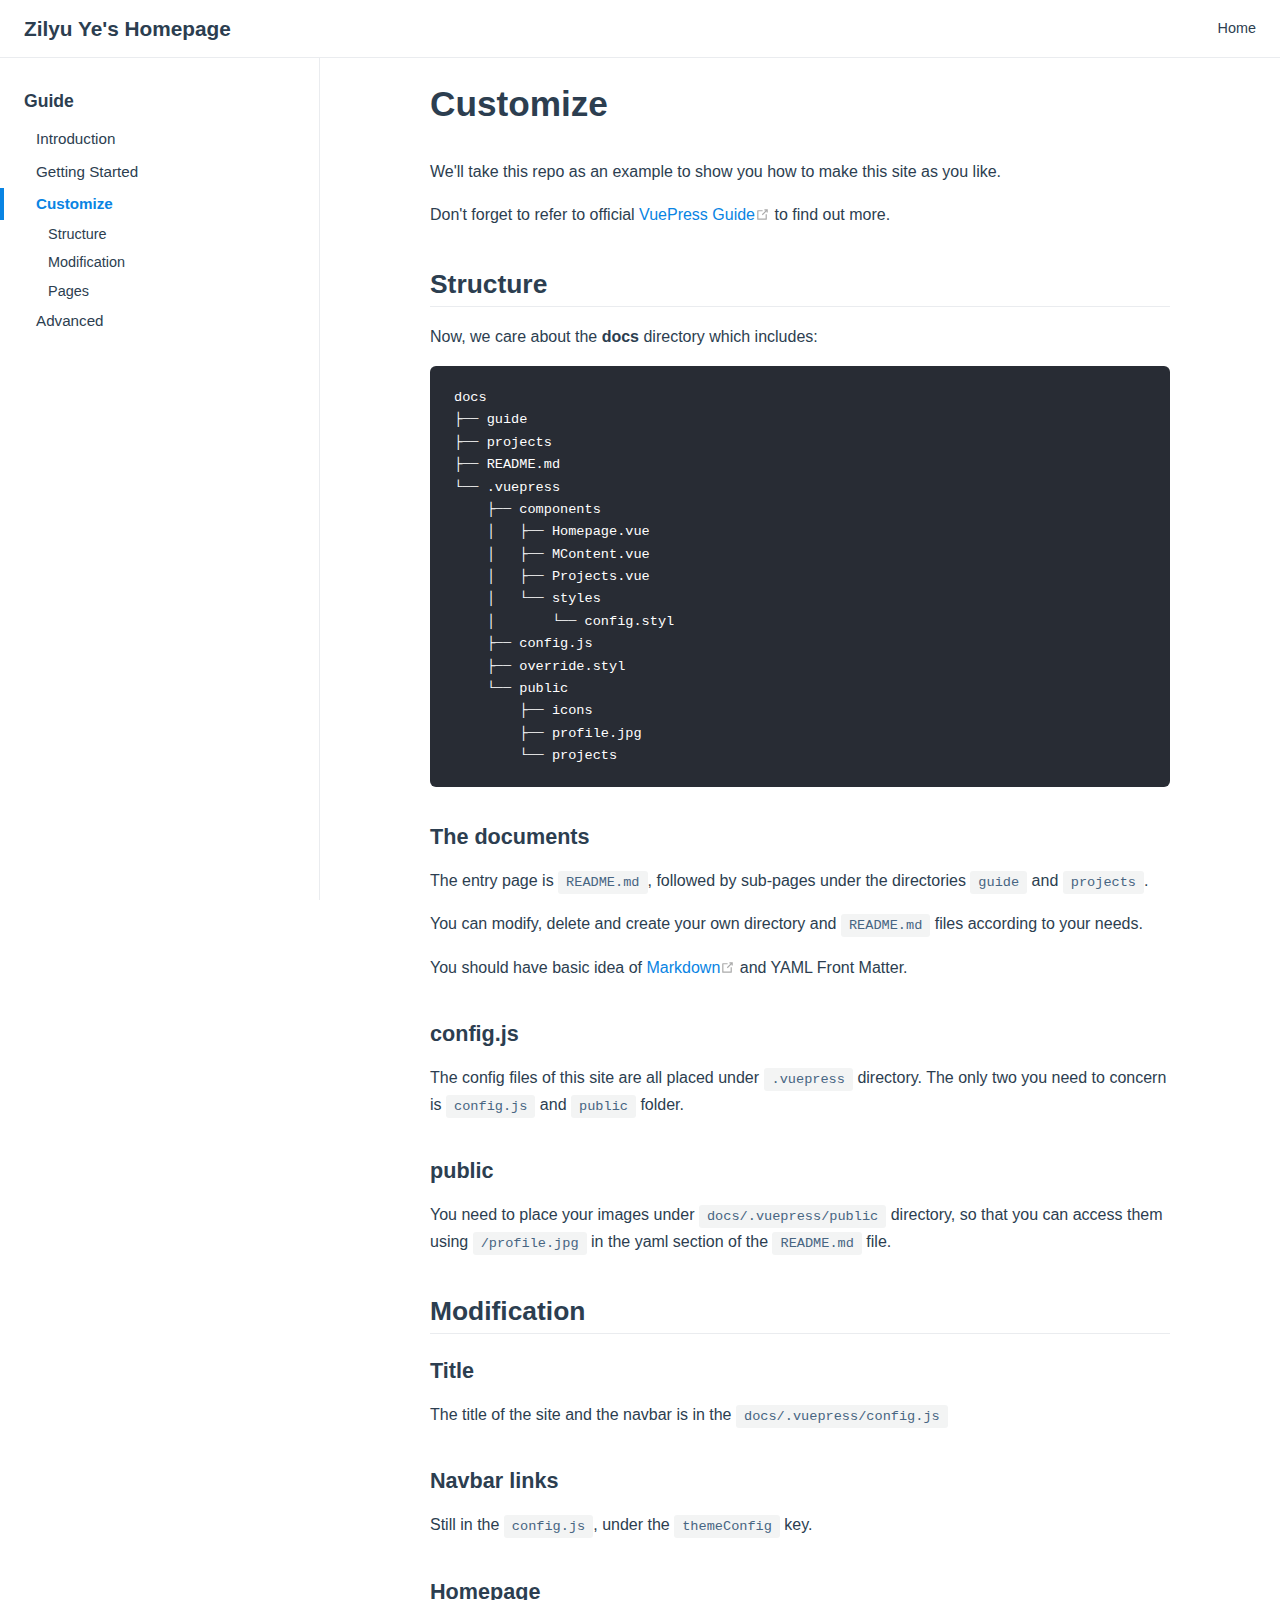
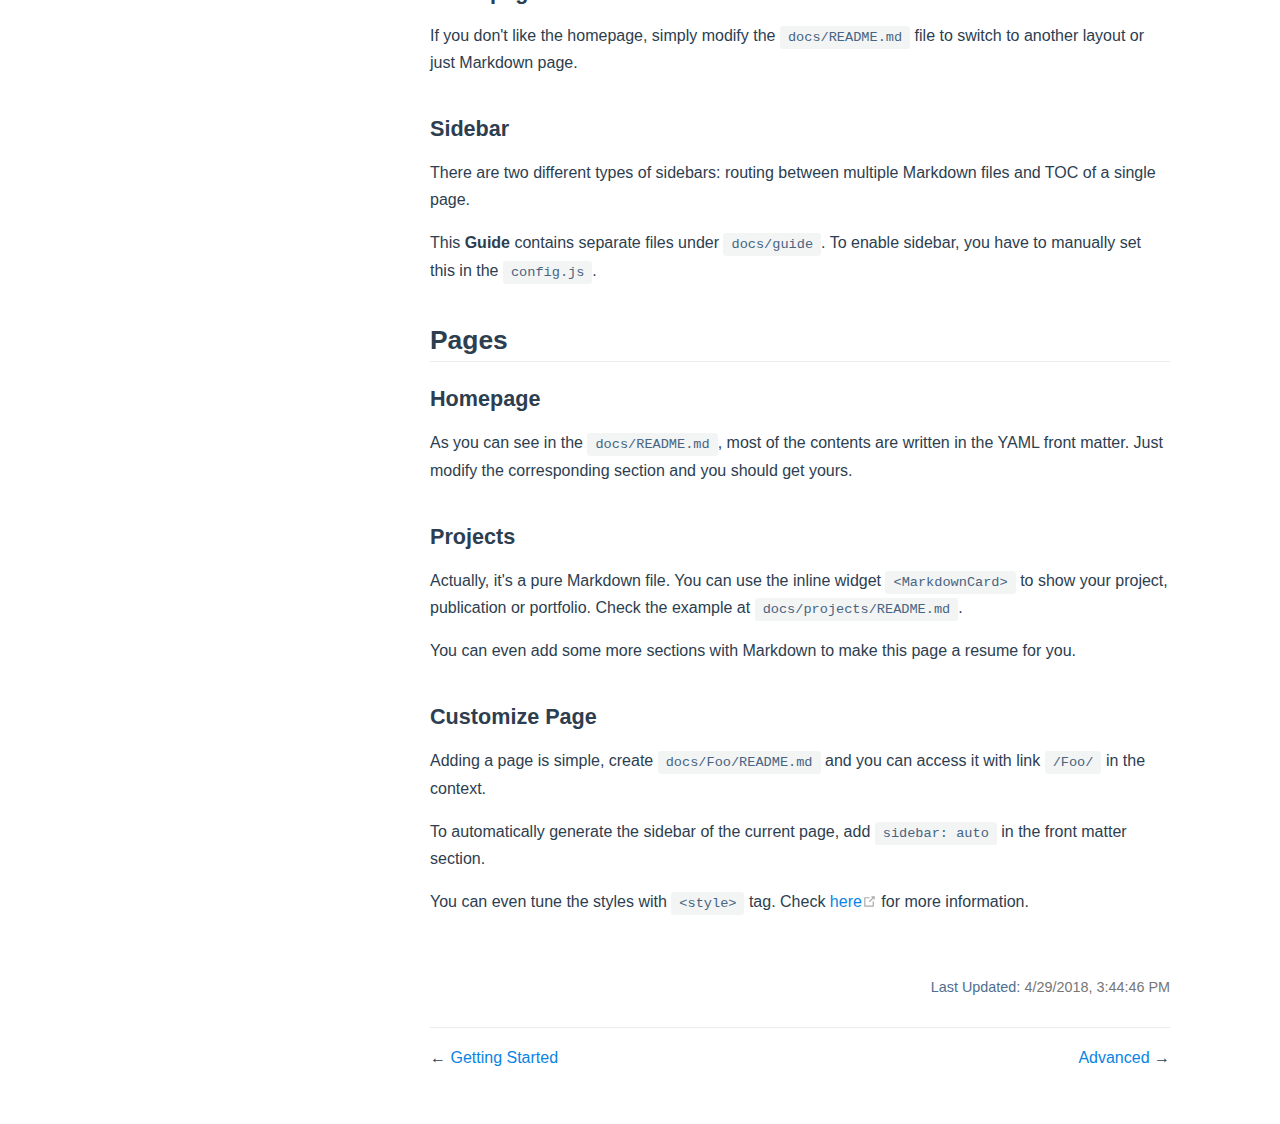
<file: guide/customize.html>
<!DOCTYPE html>
<html lang="en-US">
  <head>
    <meta charset="utf-8">
    <meta name="viewport" content="width=device-width,initial-scale=1">
    <title>Customize | Zilyu Ye&#39;s Homepage</title>
    <meta name="generator" content="VuePress 1.9.10">
    <link rel="icon" href="/logo.png">
    <meta name="description" content="The description of the site.">
    
    <link rel="preload" href="/assets/css/0.styles.dd5cbe47.css" as="style"><link rel="preload" href="/assets/js/app.06cbf85d.js" as="script"><link rel="preload" href="/assets/js/2.c2ffe69a.js" as="script"><link rel="preload" href="/assets/js/1.5b215c45.js" as="script"><link rel="preload" href="/assets/js/31.e9225bc2.js" as="script"><link rel="prefetch" href="/assets/js/10.f23ef3a4.js"><link rel="prefetch" href="/assets/js/11.8b388614.js"><link rel="prefetch" href="/assets/js/12.a879679f.js"><link rel="prefetch" href="/assets/js/13.b84442ba.js"><link rel="prefetch" href="/assets/js/14.1cb61851.js"><link rel="prefetch" href="/assets/js/15.ac5e100a.js"><link rel="prefetch" href="/assets/js/16.85a462e3.js"><link rel="prefetch" href="/assets/js/17.f7ecccc4.js"><link rel="prefetch" href="/assets/js/18.3256f17f.js"><link rel="prefetch" href="/assets/js/19.158efbb0.js"><link rel="prefetch" href="/assets/js/20.36d88e85.js"><link rel="prefetch" href="/assets/js/21.c45f2e18.js"><link rel="prefetch" href="/assets/js/22.98db4299.js"><link rel="prefetch" href="/assets/js/23.516a5bfd.js"><link rel="prefetch" href="/assets/js/24.c5f550af.js"><link rel="prefetch" href="/assets/js/25.4a7d9b61.js"><link rel="prefetch" href="/assets/js/26.0a3291c9.js"><link rel="prefetch" href="/assets/js/27.8b043bba.js"><link rel="prefetch" href="/assets/js/28.83ff54d0.js"><link rel="prefetch" href="/assets/js/29.546d5210.js"><link rel="prefetch" href="/assets/js/3.6e414f99.js"><link rel="prefetch" href="/assets/js/30.55ca5cf4.js"><link rel="prefetch" href="/assets/js/32.31513f67.js"><link rel="prefetch" href="/assets/js/4.30a80b7b.js"><link rel="prefetch" href="/assets/js/5.2e421cc5.js"><link rel="prefetch" href="/assets/js/6.2a3d8e8c.js"><link rel="prefetch" href="/assets/js/7.c56e6566.js"><link rel="prefetch" href="/assets/js/vendors~docsearch.5e758b7f.js">
    <link rel="stylesheet" href="/assets/css/0.styles.dd5cbe47.css">
  </head>
  <body>
    <div id="app" data-server-rendered="true"><div class="theme-container"><header class="navbar"><div class="sidebar-button"><svg xmlns="http://www.w3.org/2000/svg" aria-hidden="true" role="img" viewBox="0 0 448 512" class="icon"><path fill="currentColor" d="M436 124H12c-6.627 0-12-5.373-12-12V80c0-6.627 5.373-12 12-12h424c6.627 0 12 5.373 12 12v32c0 6.627-5.373 12-12 12zm0 160H12c-6.627 0-12-5.373-12-12v-32c0-6.627 5.373-12 12-12h424c6.627 0 12 5.373 12 12v32c0 6.627-5.373 12-12 12zm0 160H12c-6.627 0-12-5.373-12-12v-32c0-6.627 5.373-12 12-12h424c6.627 0 12 5.373 12 12v32c0 6.627-5.373 12-12 12z"></path></svg></div> <a href="/" class="home-link router-link-active"><!----> <span class="site-name">Zilyu Ye's Homepage</span></a> <div class="links"><!----> <nav class="nav-links can-hide"><div class="nav-item"><a href="/" class="nav-link">
  Home
</a></div> <!----></nav></div></header> <div class="sidebar-mask"></div> <aside class="sidebar"><nav class="nav-links"><div class="nav-item"><a href="/" class="nav-link">
  Home
</a></div> <!----></nav>  <ul class="sidebar-links"><li><section class="sidebar-group depth-0"><p class="sidebar-heading open"><span>Guide</span> <!----></p> <ul class="sidebar-links sidebar-group-items"><li><a href="/guide/" aria-current="page" class="sidebar-link">Introduction</a></li><li><a href="/guide/getting-started.html" class="sidebar-link">Getting Started</a></li><li><a href="/guide/customize.html" aria-current="page" class="active sidebar-link">Customize</a><ul class="sidebar-sub-headers"><li class="sidebar-sub-header"><a href="/guide/customize.html#structure" class="sidebar-link">Structure</a></li><li class="sidebar-sub-header"><a href="/guide/customize.html#modification" class="sidebar-link">Modification</a></li><li class="sidebar-sub-header"><a href="/guide/customize.html#pages" class="sidebar-link">Pages</a></li></ul></li><li><a href="/guide/advanced.html" class="sidebar-link">Advanced</a></li></ul></section></li></ul> </aside> <main class="page"> <div class="theme-default-content content__default"><h1 id="customize">Customize</h1> <p>We'll take this repo as an example to show you how to make this site as you like.</p> <p>Don't forget to refer to official <a href="https://vuepress.vuejs.org/guide/" target="_blank" rel="noopener noreferrer">VuePress Guide<span><svg xmlns="http://www.w3.org/2000/svg" aria-hidden="true" focusable="false" x="0px" y="0px" viewBox="0 0 100 100" width="15" height="15" class="icon outbound"><path fill="currentColor" d="M18.8,85.1h56l0,0c2.2,0,4-1.8,4-4v-32h-8v28h-48v-48h28v-8h-32l0,0c-2.2,0-4,1.8-4,4v56C14.8,83.3,16.6,85.1,18.8,85.1z"></path> <polygon fill="currentColor" points="45.7,48.7 51.3,54.3 77.2,28.5 77.2,37.2 85.2,37.2 85.2,14.9 62.8,14.9 62.8,22.9 71.5,22.9"></polygon></svg> <span class="sr-only">(opens new window)</span></span></a> to find out more.</p> <h2 id="structure">Structure</h2> <p>Now, we care about the <strong>docs</strong> directory which includes:</p> <div class="language- extra-class"><pre class="language-text"><code>docs
├── guide
├── projects
├── README.md
└── .vuepress
    ├── components
    │   ├── Homepage.vue
    │   ├── MContent.vue
    │   ├── Projects.vue
    │   └── styles
    │       └── config.styl
    ├── config.js
    ├── override.styl
    └── public
        ├── icons
        ├── profile.jpg
        └── projects
</code></pre></div><h3 id="the-documents">The documents</h3> <p>The entry page is <code>README.md</code>, followed by sub-pages under the directories <code>guide</code> and <code>projects</code>.</p> <p>You can modify, delete and create your own directory and <code>README.md</code> files according to your needs.</p> <p>You should have basic idea of <a href="https://guides.github.com/features/mastering-markdown/" target="_blank" rel="noopener noreferrer">Markdown<span><svg xmlns="http://www.w3.org/2000/svg" aria-hidden="true" focusable="false" x="0px" y="0px" viewBox="0 0 100 100" width="15" height="15" class="icon outbound"><path fill="currentColor" d="M18.8,85.1h56l0,0c2.2,0,4-1.8,4-4v-32h-8v28h-48v-48h28v-8h-32l0,0c-2.2,0-4,1.8-4,4v56C14.8,83.3,16.6,85.1,18.8,85.1z"></path> <polygon fill="currentColor" points="45.7,48.7 51.3,54.3 77.2,28.5 77.2,37.2 85.2,37.2 85.2,14.9 62.8,14.9 62.8,22.9 71.5,22.9"></polygon></svg> <span class="sr-only">(opens new window)</span></span></a> and YAML Front Matter.</p> <h3 id="config-js">config.js</h3> <p>The config files of this site are all placed under <code>.vuepress</code> directory. The only two you need to concern is <code>config.js</code> and <code>public</code> folder.</p> <h3 id="public">public</h3> <p>You need to place your images under <code>docs/.vuepress/public</code> directory, so that you can access them using <code>/profile.jpg</code> in the yaml section of the <code>README.md</code> file.</p> <h2 id="modification">Modification</h2> <h3 id="title">Title</h3> <p>The title of the site and the navbar is in the <code>docs/.vuepress/config.js</code></p> <h3 id="navbar-links">Navbar links</h3> <p>Still in the <code>config.js</code>, under the <code>themeConfig</code> key.</p> <h3 id="homepage">Homepage</h3> <p>If you don't like the homepage, simply modify the <code>docs/README.md</code> file to switch to another layout or just Markdown page.</p> <h3 id="sidebar">Sidebar</h3> <p>There are two different types of sidebars: routing between multiple Markdown files and TOC of a single page.</p> <p>This <strong>Guide</strong> contains separate files under <code>docs/guide</code>. To enable sidebar, you have to manually set this in the <code>config.js</code>.</p> <h2 id="pages">Pages</h2> <h3 id="homepage-2">Homepage</h3> <p>As you can see in the <code>docs/README.md</code>, most of the contents are written in the YAML front matter. Just modify the corresponding section and you should get yours.</p> <h3 id="projects">Projects</h3> <p>Actually, it's a pure Markdown file. You can use the inline widget <code>&lt;MarkdownCard&gt;</code> to show your project, publication or portfolio. Check the example at <code>docs/projects/README.md</code>.</p> <p>You can even add some more sections with Markdown to make this page a resume for you.</p> <h3 id="customize-page">Customize Page</h3> <p>Adding a page is simple, create <code>docs/Foo/README.md</code> and you can access it with link <code>/Foo/</code> in the context.</p> <p>To automatically generate the sidebar of the current page, add <code>sidebar: auto</code> in the front matter section.</p> <p>You can even tune the styles with <code>&lt;style&gt;</code> tag. Check <a href="https://vuepress.vuejs.org/guide/using-vue.html#using-pre-processors" target="_blank" rel="noopener noreferrer">here<span><svg xmlns="http://www.w3.org/2000/svg" aria-hidden="true" focusable="false" x="0px" y="0px" viewBox="0 0 100 100" width="15" height="15" class="icon outbound"><path fill="currentColor" d="M18.8,85.1h56l0,0c2.2,0,4-1.8,4-4v-32h-8v28h-48v-48h28v-8h-32l0,0c-2.2,0-4,1.8-4,4v56C14.8,83.3,16.6,85.1,18.8,85.1z"></path> <polygon fill="currentColor" points="45.7,48.7 51.3,54.3 77.2,28.5 77.2,37.2 85.2,37.2 85.2,14.9 62.8,14.9 62.8,22.9 71.5,22.9"></polygon></svg> <span class="sr-only">(opens new window)</span></span></a> for more information.</p></div> <footer class="page-edit"><!----> <div class="last-updated"><span class="prefix">Last Updated:</span> <span class="time">4/29/2018, 3:44:46 PM</span></div></footer> <div class="page-nav"><p class="inner"><span class="prev">
      ←
      <a href="/guide/getting-started.html" class="prev">
        Getting Started
      </a></span> <span class="next"><a href="/guide/advanced.html">
        Advanced
      </a>
      →
    </span></p></div> </main></div><div class="global-ui"></div></div>
    <script src="/assets/js/app.06cbf85d.js" defer></script><script src="/assets/js/2.c2ffe69a.js" defer></script><script src="/assets/js/1.5b215c45.js" defer></script><script src="/assets/js/31.e9225bc2.js" defer></script>
  </body>
</html>
</file>
<file: assets/css/0.styles.dd5cbe47.css>
code[class*=language-],pre[class*=language-]{color:#ccc;background:none;font-family:Consolas,Monaco,Andale Mono,Ubuntu Mono,monospace;font-size:1em;text-align:left;white-space:pre;word-spacing:normal;word-break:normal;word-wrap:normal;line-height:1.5;-moz-tab-size:4;-o-tab-size:4;tab-size:4;-webkit-hyphens:none;hyphens:none}pre[class*=language-]{padding:1em;margin:.5em 0;overflow:auto}:not(pre)>code[class*=language-],pre[class*=language-]{background:#2d2d2d}:not(pre)>code[class*=language-]{padding:.1em;border-radius:.3em;white-space:normal}.token.block-comment,.token.cdata,.token.comment,.token.doctype,.token.prolog{color:#999}.token.punctuation{color:#ccc}.token.attr-name,.token.deleted,.token.namespace,.token.tag{color:#e2777a}.token.function-name{color:#6196cc}.token.boolean,.token.function,.token.number{color:#f08d49}.token.class-name,.token.constant,.token.property,.token.symbol{color:#f8c555}.token.atrule,.token.builtin,.token.important,.token.keyword,.token.selector{color:#cc99cd}.token.attr-value,.token.char,.token.regex,.token.string,.token.variable{color:#7ec699}.token.entity,.token.operator,.token.url{color:#67cdcc}.token.bold,.token.important{font-weight:700}.token.italic{font-style:italic}.token.entity{cursor:help}.token.inserted{color:green}.theme-default-content code{color:#476582;padding:.25rem .5rem;margin:0;font-size:.85em;background-color:rgba(27,31,35,.05);border-radius:3px}.theme-default-content code .token.deleted{color:#ec5975}.theme-default-content code .token.inserted{color:#0984e3}.theme-default-content pre,.theme-default-content pre[class*=language-]{line-height:1.4;padding:1.25rem 1.5rem;margin:.85rem 0;background-color:#282c34;border-radius:6px;overflow:auto}.theme-default-content pre[class*=language-] code,.theme-default-content pre code{color:#fff;padding:0;background-color:transparent;border-radius:0}div[class*=language-]{position:relative;background-color:#282c34;border-radius:6px}div[class*=language-] .highlight-lines{-webkit-user-select:none;user-select:none;padding-top:1.3rem;position:absolute;top:0;left:0;width:100%;line-height:1.4}div[class*=language-] .highlight-lines .highlighted{background-color:rgba(0,0,0,.66)}div[class*=language-] pre,div[class*=language-] pre[class*=language-]{background:transparent;position:relative;z-index:1}div[class*=language-]:before{position:absolute;z-index:3;top:.8em;right:1em;font-size:.75rem;color:hsla(0,0%,100%,.4)}div[class*=language-]:not(.line-numbers-mode) .line-numbers-wrapper{display:none}div[class*=language-].line-numbers-mode .highlight-lines .highlighted{position:relative}div[class*=language-].line-numbers-mode .highlight-lines .highlighted:before{content:" ";position:absolute;z-index:3;left:0;top:0;display:block;width:3.5rem;height:100%;background-color:rgba(0,0,0,.66)}div[class*=language-].line-numbers-mode pre{padding-left:4.5rem;vertical-align:middle}div[class*=language-].line-numbers-mode .line-numbers-wrapper{position:absolute;top:0;width:3.5rem;text-align:center;color:hsla(0,0%,100%,.3);padding:1.25rem 0;line-height:1.4}div[class*=language-].line-numbers-mode .line-numbers-wrapper br{-webkit-user-select:none;user-select:none}div[class*=language-].line-numbers-mode .line-numbers-wrapper .line-number{position:relative;z-index:4;-webkit-user-select:none;user-select:none;font-size:.85em}div[class*=language-].line-numbers-mode:after{content:"";position:absolute;z-index:2;top:0;left:0;width:3.5rem;height:100%;border-radius:6px 0 0 6px;border-right:1px solid rgba(0,0,0,.66);background-color:#282c34}div[class~=language-js]:before{content:"js"}div[class~=language-ts]:before{content:"ts"}div[class~=language-html]:before{content:"html"}div[class~=language-md]:before{content:"md"}div[class~=language-vue]:before{content:"vue"}div[class~=language-css]:before{content:"css"}div[class~=language-sass]:before{content:"sass"}div[class~=language-scss]:before{content:"scss"}div[class~=language-less]:before{content:"less"}div[class~=language-stylus]:before{content:"stylus"}div[class~=language-go]:before{content:"go"}div[class~=language-java]:before{content:"java"}div[class~=language-c]:before{content:"c"}div[class~=language-sh]:before{content:"sh"}div[class~=language-yaml]:before{content:"yaml"}div[class~=language-py]:before{content:"py"}div[class~=language-docker]:before{content:"docker"}div[class~=language-dockerfile]:before{content:"dockerfile"}div[class~=language-makefile]:before{content:"makefile"}div[class~=language-javascript]:before{content:"js"}div[class~=language-typescript]:before{content:"ts"}div[class~=language-markup]:before{content:"html"}div[class~=language-markdown]:before{content:"md"}div[class~=language-json]:before{content:"json"}div[class~=language-ruby]:before{content:"rb"}div[class~=language-python]:before{content:"py"}div[class~=language-bash]:before{content:"sh"}div[class~=language-php]:before{content:"php"}.custom-block .custom-block-title{font-weight:600;margin-bottom:-.4rem}.custom-block.danger,.custom-block.tip,.custom-block.warning{padding:.1rem 1.5rem;border-left-width:.5rem;border-left-style:solid;margin:1rem 0}.custom-block.tip{background-color:#f3f5f7;border-color:#42b983}.custom-block.warning{background-color:rgba(255,229,100,.3);border-color:#e7c000;color:#6b5900}.custom-block.warning .custom-block-title{color:#b29400}.custom-block.warning a{color:#2c3e50}.custom-block.danger{background-color:#ffe6e6;border-color:#c00;color:#4d0000}.custom-block.danger .custom-block-title{color:#900}.custom-block.danger a{color:#2c3e50}.custom-block.details{display:block;position:relative;border-radius:2px;margin:1.6em 0;padding:1.6em;background-color:#eee}.custom-block.details h4{margin-top:0}.custom-block.details figure:last-child,.custom-block.details p:last-child{margin-bottom:0;padding-bottom:0}.custom-block.details summary{outline:none;cursor:pointer}.arrow{display:inline-block;width:0;height:0}.arrow.up{border-bottom:6px solid #ccc}.arrow.down,.arrow.up{border-left:4px solid transparent;border-right:4px solid transparent}.arrow.down{border-top:6px solid #ccc}.arrow.right{border-left:6px solid #ccc}.arrow.left,.arrow.right{border-top:4px solid transparent;border-bottom:4px solid transparent}.arrow.left{border-right:6px solid #ccc}.theme-default-content:not(.custom){max-width:740px;margin:0 auto;padding:2rem 2.5rem}@media (max-width:959px){.theme-default-content:not(.custom){padding:2rem}}@media (max-width:419px){.theme-default-content:not(.custom){padding:1.5rem}}.table-of-contents .badge{vertical-align:middle}body,html{padding:0;margin:0;background-color:#fff}body{font-family:-apple-system,BlinkMacSystemFont,Segoe UI,Roboto,Oxygen,Ubuntu,Cantarell,Fira Sans,Droid Sans,Helvetica Neue,sans-serif;-webkit-font-smoothing:antialiased;-moz-osx-font-smoothing:grayscale;font-size:16px;color:#2c3e50}.page{padding-left:20rem}.navbar{z-index:20;right:0;height:3.6rem;background-color:#fff;box-sizing:border-box;border-bottom:1px solid #eaecef}.navbar,.sidebar-mask{position:fixed;top:0;left:0}.sidebar-mask{z-index:9;width:100vw;height:100vh;display:none}.sidebar{font-size:16px;background-color:#fff;width:20rem;position:fixed;z-index:10;margin:0;top:3.6rem;left:0;bottom:0;box-sizing:border-box;border-right:1px solid #eaecef;overflow-y:auto}.theme-default-content:not(.custom)>:first-child{margin-top:3.6rem}.theme-default-content:not(.custom) a:hover{text-decoration:underline}.theme-default-content:not(.custom) p.demo{padding:1rem 1.5rem;border:1px solid #ddd;border-radius:4px}.theme-default-content:not(.custom) img{max-width:100%}.theme-default-content.custom{padding:0;margin:0}.theme-default-content.custom img{max-width:100%}a{font-weight:500;text-decoration:none}a,p a code{color:#0984e3}p a code{font-weight:400}kbd{background:#eee;border:.15rem solid #ddd;border-bottom:.25rem solid #ddd;border-radius:.15rem;padding:0 .15em}blockquote{font-size:1rem;color:#999;border-left:.2rem solid #dfe2e5;margin:1rem 0;padding:.25rem 0 .25rem 1rem}blockquote>p{margin:0}ol,ul{padding-left:1.2em}strong{font-weight:600}h1,h2,h3,h4,h5,h6{font-weight:600;line-height:1.25}.theme-default-content:not(.custom)>h1,.theme-default-content:not(.custom)>h2,.theme-default-content:not(.custom)>h3,.theme-default-content:not(.custom)>h4,.theme-default-content:not(.custom)>h5,.theme-default-content:not(.custom)>h6{margin-top:-3.1rem;padding-top:4.6rem;margin-bottom:0}.theme-default-content:not(.custom)>h1:first-child,.theme-default-content:not(.custom)>h2:first-child,.theme-default-content:not(.custom)>h3:first-child,.theme-default-content:not(.custom)>h4:first-child,.theme-default-content:not(.custom)>h5:first-child,.theme-default-content:not(.custom)>h6:first-child{margin-top:-1.5rem;margin-bottom:1rem}.theme-default-content:not(.custom)>h1:first-child+.custom-block,.theme-default-content:not(.custom)>h1:first-child+p,.theme-default-content:not(.custom)>h1:first-child+pre,.theme-default-content:not(.custom)>h2:first-child+.custom-block,.theme-default-content:not(.custom)>h2:first-child+p,.theme-default-content:not(.custom)>h2:first-child+pre,.theme-default-content:not(.custom)>h3:first-child+.custom-block,.theme-default-content:not(.custom)>h3:first-child+p,.theme-default-content:not(.custom)>h3:first-child+pre,.theme-default-content:not(.custom)>h4:first-child+.custom-block,.theme-default-content:not(.custom)>h4:first-child+p,.theme-default-content:not(.custom)>h4:first-child+pre,.theme-default-content:not(.custom)>h5:first-child+.custom-block,.theme-default-content:not(.custom)>h5:first-child+p,.theme-default-content:not(.custom)>h5:first-child+pre,.theme-default-content:not(.custom)>h6:first-child+.custom-block,.theme-default-content:not(.custom)>h6:first-child+p,.theme-default-content:not(.custom)>h6:first-child+pre{margin-top:2rem}h1:focus .header-anchor,h1:hover .header-anchor,h2:focus .header-anchor,h2:hover .header-anchor,h3:focus .header-anchor,h3:hover .header-anchor,h4:focus .header-anchor,h4:hover .header-anchor,h5:focus .header-anchor,h5:hover .header-anchor,h6:focus .header-anchor,h6:hover .header-anchor{opacity:1}h1{font-size:2.2rem}h2{font-size:1.65rem;padding-bottom:.3rem;border-bottom:1px solid #eaecef}h3{font-size:1.35rem}a.header-anchor{font-size:.85em;float:left;margin-left:-.87em;padding-right:.23em;margin-top:.125em;-webkit-user-select:none;user-select:none;opacity:0}a.header-anchor:focus,a.header-anchor:hover{text-decoration:none}.line-number,code,kbd{font-family:source-code-pro,Menlo,Monaco,Consolas,Courier New,monospace}ol,p,ul{line-height:1.7}hr{border:0;border-top:1px solid #eaecef}table{border-collapse:collapse;margin:1rem 0;display:block;overflow-x:auto}tr{border-top:1px solid #dfe2e5}tr:nth-child(2n){background-color:#f6f8fa}td,th{border:1px solid #dfe2e5;padding:.6em 1em}.theme-container.sidebar-open .sidebar-mask{display:block}.theme-container.no-navbar .theme-default-content:not(.custom)>h1,.theme-container.no-navbar h2,.theme-container.no-navbar h3,.theme-container.no-navbar h4,.theme-container.no-navbar h5,.theme-container.no-navbar h6{margin-top:1.5rem;padding-top:0}.theme-container.no-navbar .sidebar{top:0}@media (min-width:720px){.theme-container.no-sidebar .sidebar{display:none}.theme-container.no-sidebar .page{padding-left:0}}@media (max-width:959px){.sidebar{font-size:15px;width:16.4rem}.page{padding-left:16.4rem}}@media (max-width:719px){.sidebar{top:0;padding-top:3.6rem;transform:translateX(-100%);transition:transform .2s ease}.page{padding-left:0}.theme-container.sidebar-open .sidebar{transform:translateX(0)}.theme-container.no-navbar .sidebar{padding-top:0}}@media (max-width:419px){h1{font-size:1.9rem}.theme-default-content div[class*=language-]{margin:.85rem -1.5rem;border-radius:0}}.icon.outbound{display:none}#nprogress{pointer-events:none}#nprogress .bar{background:#0984e3;position:fixed;z-index:1031;top:0;left:0;width:100%;height:2px}#nprogress .peg{display:block;position:absolute;right:0;width:100px;height:100%;box-shadow:0 0 10px #0984e3,0 0 5px #0984e3;opacity:1;transform:rotate(3deg) translateY(-4px)}#nprogress .spinner{display:block;position:fixed;z-index:1031;top:15px;right:15px}#nprogress .spinner-icon{width:18px;height:18px;box-sizing:border-box;border-color:#0984e3 transparent transparent #0984e3;border-style:solid;border-width:2px;border-radius:50%;animation:nprogress-spinner .4s linear infinite}.nprogress-custom-parent{overflow:hidden;position:relative}.nprogress-custom-parent #nprogress .bar,.nprogress-custom-parent #nprogress .spinner{position:absolute}@keyframes nprogress-spinner{0%{transform:rotate(0deg)}to{transform:rotate(1turn)}}.icon.outbound{color:#aaa;display:inline-block;vertical-align:middle;position:relative;top:-1px}.sr-only{position:absolute;width:1px;height:1px;padding:0;margin:-1px;overflow:hidden;clip:rect(0,0,0,0);white-space:nowrap;border-width:0}.algolia-search-wrapper>span{vertical-align:middle}.algolia-search-wrapper .algolia-autocomplete{line-height:normal}.algolia-search-wrapper .algolia-autocomplete .ds-dropdown-menu{background-color:#fff;border:1px solid #999;border-radius:4px;font-size:16px;margin:6px 0 0;padding:4px;text-align:left}.algolia-search-wrapper .algolia-autocomplete .ds-dropdown-menu:before{border-color:#999}.algolia-search-wrapper .algolia-autocomplete .ds-dropdown-menu [class*=ds-dataset-]{border:none;padding:0}.algolia-search-wrapper .algolia-autocomplete .ds-dropdown-menu .ds-suggestions{margin-top:0}.algolia-search-wrapper .algolia-autocomplete .ds-dropdown-menu .ds-suggestion{border-bottom:1px solid #eaecef}.algolia-search-wrapper .algolia-autocomplete .algolia-docsearch-suggestion--highlight{color:#2c815b}.algolia-search-wrapper .algolia-autocomplete .algolia-docsearch-suggestion{border-color:#eaecef;padding:0}.algolia-search-wrapper .algolia-autocomplete .algolia-docsearch-suggestion .algolia-docsearch-suggestion--category-header{padding:5px 10px;margin-top:0;background:#0984e3;color:#fff;font-weight:600}.algolia-search-wrapper .algolia-autocomplete .algolia-docsearch-suggestion .algolia-docsearch-suggestion--category-header .algolia-docsearch-suggestion--highlight{background:hsla(0,0%,100%,.6)}.algolia-search-wrapper .algolia-autocomplete .algolia-docsearch-suggestion .algolia-docsearch-suggestion--wrapper{padding:0}.algolia-search-wrapper .algolia-autocomplete .algolia-docsearch-suggestion .algolia-docsearch-suggestion--title{font-weight:600;margin-bottom:0;color:#2c3e50}.algolia-search-wrapper .algolia-autocomplete .algolia-docsearch-suggestion .algolia-docsearch-suggestion--subcategory-column{vertical-align:top;padding:5px 7px 5px 5px;border-color:#eaecef;background:#f1f3f5}.algolia-search-wrapper .algolia-autocomplete .algolia-docsearch-suggestion .algolia-docsearch-suggestion--subcategory-column:after{display:none}.algolia-search-wrapper .algolia-autocomplete .algolia-docsearch-suggestion .algolia-docsearch-suggestion--subcategory-column-text{color:#555}.algolia-search-wrapper .algolia-autocomplete .algolia-docsearch-footer{border-color:#eaecef}.algolia-search-wrapper .algolia-autocomplete .ds-cursor .algolia-docsearch-suggestion--content{background-color:#e7edf3!important;color:#2c3e50}@media (min-width:719px){.algolia-search-wrapper .algolia-autocomplete .algolia-docsearch-suggestion .algolia-docsearch-suggestion--subcategory-column{float:none;width:150px;min-width:150px;display:table-cell}.algolia-search-wrapper .algolia-autocomplete .algolia-docsearch-suggestion .algolia-docsearch-suggestion--content{float:none;display:table-cell;width:100%;vertical-align:top}.algolia-search-wrapper .algolia-autocomplete .algolia-docsearch-suggestion .ds-dropdown-menu{min-width:515px!important}}@media (max-width:719px){.algolia-search-wrapper .ds-dropdown-menu{min-width:calc(100vw - 4rem)!important;max-width:calc(100vw - 4rem)!important}.algolia-search-wrapper .algolia-docsearch-suggestion--wrapper{padding:5px 7px 5px 5px!important}.algolia-search-wrapper .algolia-docsearch-suggestion--subcategory-column{padding:0!important;background:#fff!important}.algolia-search-wrapper .algolia-docsearch-suggestion--subcategory-column-text:after{content:" > ";font-size:10px;line-height:14.4px;display:inline-block;width:5px;margin:-3px 3px 0;vertical-align:middle}}.home{padding:3.6rem 2rem 0;max-width:960px;margin:0 auto;display:block}.home .hero{text-align:center}.home .hero img{max-width:100%;max-height:280px;display:block;margin:3rem auto 1.5rem}.home .hero h1{font-size:3rem}.home .hero .action,.home .hero .description,.home .hero h1{margin:1.8rem auto}.home .hero .description{max-width:35rem;font-size:1.6rem;line-height:1.3;color:#6a8bad}.home .hero .action-button{display:inline-block;font-size:1.2rem;color:#fff;background-color:#0984e3;padding:.8rem 1.6rem;border-radius:4px;transition:background-color .1s ease;box-sizing:border-box;border-bottom:1px solid #0877cc}.home .hero .action-button:hover{background-color:#1292f6}.home .features{border-top:1px solid #eaecef;padding:1.2rem 0;margin-top:2.5rem;display:flex;flex-wrap:wrap;align-items:flex-start;align-content:stretch;justify-content:space-between}.home .feature{flex-grow:1;flex-basis:30%;max-width:30%}.home .feature h2{font-size:1.4rem;font-weight:500;border-bottom:none;padding-bottom:0;color:#3a5169}.home .feature p{color:#4e6e8e}.home .footer{padding:2.5rem;border-top:1px solid #eaecef;text-align:center;color:#4e6e8e}@media (max-width:719px){.home .features{flex-direction:column}.home .feature{max-width:100%;padding:0 2.5rem}}@media (max-width:419px){.home{padding-left:1.5rem;padding-right:1.5rem}.home .hero img{max-height:210px;margin:2rem auto 1.2rem}.home .hero h1{font-size:2rem}.home .hero .action,.home .hero .description,.home .hero h1{margin:1.2rem auto}.home .hero .description{font-size:1.2rem}.home .hero .action-button{font-size:1rem;padding:.6rem 1.2rem}.home .feature h2{font-size:1.25rem}}.search-box{display:inline-block;position:relative;margin-right:1rem}.search-box input{cursor:text;width:10rem;height:2rem;color:#4e6e8e;display:inline-block;border:1px solid #cfd4db;border-radius:2rem;font-size:.9rem;line-height:2rem;padding:0 .5rem 0 2rem;outline:none;transition:all .2s ease;background:#fff url(/assets/img/search.83621669.svg) .6rem .5rem no-repeat;background-size:1rem}.search-box input:focus{cursor:auto;border-color:#0984e3}.search-box .suggestions{background:#fff;width:20rem;position:absolute;top:2rem;border:1px solid #cfd4db;border-radius:6px;padding:.4rem;list-style-type:none}.search-box .suggestions.align-right{right:0}.search-box .suggestion{line-height:1.4;padding:.4rem .6rem;border-radius:4px;cursor:pointer}.search-box .suggestion a{white-space:normal;color:#5d82a6}.search-box .suggestion a .page-title{font-weight:600}.search-box .suggestion a .header{font-size:.9em;margin-left:.25em}.search-box .suggestion.focused{background-color:#f3f4f5}.search-box .suggestion.focused a{color:#0984e3}@media (max-width:959px){.search-box input{cursor:pointer;width:0;border-color:transparent;position:relative}.search-box input:focus{cursor:text;left:0;width:10rem}}@media (-ms-high-contrast:none){.search-box input{height:2rem}}@media (max-width:959px) and (min-width:719px){.search-box .suggestions{left:0}}@media (max-width:719px){.search-box{margin-right:0}.search-box input{left:1rem}.search-box .suggestions{right:0}}@media (max-width:419px){.search-box .suggestions{width:calc(100vw - 4rem)}.search-box input:focus{width:8rem}}.sidebar-button{cursor:pointer;display:none;width:1.25rem;height:1.25rem;position:absolute;padding:.6rem;top:.6rem;left:1rem}.sidebar-button .icon{display:block;width:1.25rem;height:1.25rem}@media (max-width:719px){.sidebar-button{display:block}}.dropdown-enter,.dropdown-leave-to{height:0!important}.badge[data-v-15b7b770]{display:inline-block;font-size:14px;height:18px;line-height:18px;border-radius:3px;padding:0 6px;color:#fff}.badge.green[data-v-15b7b770],.badge.tip[data-v-15b7b770],.badge[data-v-15b7b770]{background-color:#42b983}.badge.error[data-v-15b7b770]{background-color:#da5961}.badge.warn[data-v-15b7b770],.badge.warning[data-v-15b7b770],.badge.yellow[data-v-15b7b770]{background-color:#e7c000}.badge+.badge[data-v-15b7b770]{margin-left:5px}.theme-code-block[data-v-759a7d02]{display:none}.theme-code-block__active[data-v-759a7d02]{display:block}.theme-code-block>pre[data-v-759a7d02]{background-color:orange}.theme-code-group__nav[data-v-deefee04]{margin-bottom:-35px;background-color:#282c34;padding-bottom:22px;border-top-left-radius:6px;border-top-right-radius:6px;padding-left:10px;padding-top:10px}.theme-code-group__ul[data-v-deefee04]{margin:auto 0;padding-left:0;display:inline-flex;list-style:none}.theme-code-group__nav-tab[data-v-deefee04]{border:0;padding:5px;cursor:pointer;background-color:transparent;font-size:.85em;line-height:1.4;color:hsla(0,0%,100%,.9);font-weight:600}.theme-code-group__nav-tab-active[data-v-deefee04]{border-bottom:1px solid #42b983}.pre-blank[data-v-deefee04]{color:#42b983}.theme-container.home-page .page{font-size:14px;font-family:lucida grande,lucida sans unicode,lucida,Helvetica Neue,Helvetica,Arial,sans-serif}.theme-container.home-page .page p{margin:0 0 .5rem}.theme-container.home-page .page ol,.theme-container.home-page .page p,.theme-container.home-page .page ul{line-height:normal}.theme-container.home-page .page a{font-weight:400}.theme-container.home-page .page .theme-default-content:not(.custom)>h2{margin-bottom:.5rem}.theme-container.home-page .page .theme-default-content:not(.custom)>h2:first-child+p{margin-top:.5rem}.theme-container.home-page .page .theme-default-content:not(.custom)>h3{padding-top:4rem}.theme-container.home-page .page .md-card{margin-top:.5em}.theme-container.home-page .page .md-card .card-image{padding:.2rem}.theme-container.home-page .page .md-card .card-image img{max-width:3000px;max-height:300px}.theme-container.home-page .page .md-card .card-content p{-webkit-margin-after:.2em}@media (max-width:419px){.theme-container.home-page .page ol,.theme-container.home-page .page p,.theme-container.home-page .page ul{line-height:1.5}.theme-container.home-page .page .md-card .card-image img{width:100%;max-width:400px}}.theme-container.about-page .page{background-color:#e6ecf0;min-height:100vh}.theme-container.about-page .page .last-updated{display:none}.projects-page{background-color:#fafbfc}.about-card{width:100%;display:flex;flex-direction:column;align-items:center}.about-card .avatar{position:relative;z-index:1}.about-card .avatar img{display:block;width:100%;height:auto;max-width:150px;border-radius:500rem}.about-card .card{max-width:600px;width:100%;position:relative;top:-75px;padding-top:75px;margin-left:auto;margin-right:auto;background:#fff;box-shadow:0 4px 8px 0 rgba(0,0,0,.2);border-radius:.3rem;text-align:center}.about-card .card .bio{padding:1em}.about-card .card .bio .head{font-weight:700;font-size:1.3em}.about-card .card .bio .info{padding-top:.5rem;font-size:1em;color:rgba(0,0,0,.4)}.about-card .card .bio .description{text-align:justify}.about-card .card .bio .description p{padding:.8em .5em 0;line-height:normal;-webkit-margin-before:0;-webkit-margin-after:0}.about-card .card .bio .description p a{font-weight:400}.about-card .card .interests{padding:1em 1.5em;border-top:1px solid rgba(34,36,38,.1)}.about-card .card .socials{border-top:1px solid rgba(34,36,38,.1);display:flex;flex-direction:row;justify-content:center;flex-wrap:wrap}.about-card .card .socials img{width:32px;margin:1em;cursor:pointer}.about-card .card .actions{border-top:1px solid rgba(34,36,38,.1);display:flex;flex-direction:row;justify-content:center;flex-wrap:wrap}.about-card .card .actions .button{background-color:#b53471;border:none;border-radius:.3em;color:#fff;padding:.5em 1em;margin:1em .5em;font-size:1rem;font-family:inherit;font-weight:400;text-align:center;text-decoration:none;display:inline-block;transition-duration:.4s;cursor:pointer}.about-card .card .actions .button:hover{background-color:#34495e}.about-card .footer{padding:1rem;font-weight:200;font-size:1rem;text-align:center;color:#9fa9aa;margin-top:auto}.profile{display:flex;flex-direction:row;align-items:stretch}.profile .image{max-width:120px}.profile .image img{border-radius:50%;padding:2px;border:1px solid #f2f3f3}.profile .info{display:flex;flex:1 1;flex-direction:column;padding-left:3rem}.profile .info .name{font-size:1.85rem;font-weight:600}.profile .info .socials{display:flex;flex-direction:row}.profile .info .socials img{width:1.3rem;margin:0 .6rem 0 0;cursor:pointer}.profile .info .socials b{margin-left:1rem}.profile .info .contact .title{font-size:1.2rem;font-weight:400}.profile .info .contact .email{font-family:Courier New,Courier,monospace}@media (max-width:419px){.profile .image{max-width:100px}}.md-card{background-color:#fff;margin-top:1em;min-height:150px;display:flex;flex-direction:row;align-items:stretch}.md-card .card-image{display:flex;align-items:center;padding:.5rem}.md-card .card-image img{max-width:150px;max-height:150px;height:150px;border:1px solid #eee;border-radius:.2rem;-o-object-fit:cover;object-fit:cover}.md-card .card-content{padding:.5rem;flex-grow:1}.md-card .card-content p{line-height:normal;-webkit-margin-before:0;-webkit-margin-after:.5em}.md-card .card-content blockquote{font-size:1rem}.md-card.show-border{border:1px solid #eee;border-radius:.5rem;box-shadow:0 5px 15px -5px rgba(0,0,0,.1);padding:.5rem}@media (max-width:419px){.md-card{display:flex;flex-direction:column;margin:1rem -.5rem;padding:.5rem;box-sizing:border-box}.md-card .card-image{flex-grow:1;align-items:stretch}.md-card .card-image img{width:100%;max-width:400px}.md-card .card-content pre{margin:0;border-radius:6px}}.searchbox{display:inline-block;position:relative;width:200px;height:32px!important;white-space:nowrap;box-sizing:border-box;visibility:visible!important}.searchbox .algolia-autocomplete{display:block;width:100%;height:100%}.searchbox__wrapper{width:100%;height:100%;z-index:999;position:relative}.searchbox__input{display:inline-block;box-sizing:border-box;transition:box-shadow .4s ease,background .4s ease;border:0;border-radius:16px;box-shadow:inset 0 0 0 1px #ccc;background:#fff!important;padding:0 26px 0 32px;width:100%;height:100%;vertical-align:middle;white-space:normal;font-size:12px;-webkit-appearance:none;-moz-appearance:none;appearance:none}.searchbox__input::-webkit-search-cancel-button,.searchbox__input::-webkit-search-decoration,.searchbox__input::-webkit-search-results-button,.searchbox__input::-webkit-search-results-decoration{display:none}.searchbox__input:hover{box-shadow:inset 0 0 0 1px #b3b3b3}.searchbox__input:active,.searchbox__input:focus{outline:0;box-shadow:inset 0 0 0 1px #aaa;background:#fff}.searchbox__input::-moz-placeholder{color:#aaa}.searchbox__input::placeholder{color:#aaa}.searchbox__submit{position:absolute;top:0;margin:0;border:0;border-radius:16px 0 0 16px;background-color:rgba(69,142,225,0);padding:0;width:32px;height:100%;vertical-align:middle;text-align:center;font-size:inherit;-webkit-user-select:none;-moz-user-select:none;user-select:none;right:inherit;left:0}.searchbox__submit:before{display:inline-block;margin-right:-4px;height:100%;vertical-align:middle;content:""}.searchbox__submit:active,.searchbox__submit:hover{cursor:pointer}.searchbox__submit:focus{outline:0}.searchbox__submit svg{width:14px;height:14px;vertical-align:middle;fill:#6d7e96}.searchbox__reset{display:block;position:absolute;top:8px;right:8px;margin:0;border:0;background:none;cursor:pointer;padding:0;font-size:inherit;-webkit-user-select:none;-moz-user-select:none;user-select:none;fill:rgba(0,0,0,.5)}.searchbox__reset.hide{display:none}.searchbox__reset:focus{outline:0}.searchbox__reset svg{display:block;margin:4px;width:8px;height:8px}.searchbox__input:valid~.searchbox__reset{display:block;animation-name:sbx-reset-in;animation-duration:.15s}@keyframes sbx-reset-in{0%{transform:translate3d(-20%,0,0);opacity:0}to{transform:none;opacity:1}}.algolia-autocomplete.algolia-autocomplete-right .ds-dropdown-menu{right:0!important;left:inherit!important}.algolia-autocomplete.algolia-autocomplete-right .ds-dropdown-menu:before{right:48px}.algolia-autocomplete.algolia-autocomplete-left .ds-dropdown-menu{left:0!important;right:inherit!important}.algolia-autocomplete.algolia-autocomplete-left .ds-dropdown-menu:before{left:48px}.algolia-autocomplete .ds-dropdown-menu{top:-6px;border-radius:4px;margin:6px 0 0;padding:0;text-align:left;height:auto;position:relative;background:transparent;border:none;z-index:999;max-width:600px;min-width:500px;box-shadow:0 1px 0 0 rgba(0,0,0,.2),0 2px 3px 0 rgba(0,0,0,.1)}.algolia-autocomplete .ds-dropdown-menu:before{display:block;position:absolute;content:"";width:14px;height:14px;background:#fff;z-index:1000;top:-7px;border-top:1px solid #d9d9d9;border-right:1px solid #d9d9d9;transform:rotate(-45deg);border-radius:2px}.algolia-autocomplete .ds-dropdown-menu .ds-suggestions{position:relative;z-index:1000;margin-top:8px}.algolia-autocomplete .ds-dropdown-menu .ds-suggestions a:hover{text-decoration:none}.algolia-autocomplete .ds-dropdown-menu .ds-suggestion{cursor:pointer}.algolia-autocomplete .ds-dropdown-menu .ds-suggestion.ds-cursor .algolia-docsearch-suggestion.suggestion-layout-simple,.algolia-autocomplete .ds-dropdown-menu .ds-suggestion.ds-cursor .algolia-docsearch-suggestion:not(.suggestion-layout-simple) .algolia-docsearch-suggestion--content{background-color:rgba(69,142,225,.05)}.algolia-autocomplete .ds-dropdown-menu [class^=ds-dataset-]{position:relative;border:1px solid #d9d9d9;background:#fff;border-radius:4px;overflow:auto;padding:0 8px 8px}.algolia-autocomplete .ds-dropdown-menu *{box-sizing:border-box}.algolia-autocomplete .algolia-docsearch-suggestion{display:block;position:relative;padding:0 8px;background:#fff;color:#02060c;overflow:hidden}.algolia-autocomplete .algolia-docsearch-suggestion--highlight{color:#174d8c;background:rgba(143,187,237,.1);padding:.1em .05em}.algolia-autocomplete .algolia-docsearch-suggestion--category-header .algolia-docsearch-suggestion--category-header-lvl0 .algolia-docsearch-suggestion--highlight,.algolia-autocomplete .algolia-docsearch-suggestion--category-header .algolia-docsearch-suggestion--category-header-lvl1 .algolia-docsearch-suggestion--highlight,.algolia-autocomplete .algolia-docsearch-suggestion--text .algolia-docsearch-suggestion--highlight{padding:0 0 1px;background:inherit;box-shadow:inset 0 -2px 0 0 rgba(69,142,225,.8);color:inherit}.algolia-autocomplete .algolia-docsearch-suggestion--content{display:block;float:right;width:70%;position:relative;padding:5.33333px 0 5.33333px 10.66667px;cursor:pointer}.algolia-autocomplete .algolia-docsearch-suggestion--content:before{content:"";position:absolute;display:block;top:0;height:100%;width:1px;background:#ddd;left:-1px}.algolia-autocomplete .algolia-docsearch-suggestion--category-header{position:relative;border-bottom:1px solid #ddd;display:none;margin-top:8px;padding:4px 0;font-size:1em;color:#33363d}.algolia-autocomplete .algolia-docsearch-suggestion--wrapper{width:100%;float:left;padding:8px 0 0}.algolia-autocomplete .algolia-docsearch-suggestion--subcategory-column{float:left;width:30%;text-align:right;position:relative;padding:5.33333px 10.66667px;color:#a4a7ae;font-size:.9em;word-wrap:break-word}.algolia-autocomplete .algolia-docsearch-suggestion--subcategory-column:before{content:"";position:absolute;display:block;top:0;height:100%;width:1px;background:#ddd;right:0}.algolia-autocomplete .algolia-docsearch-suggestion--subcategory-inline{display:none}.algolia-autocomplete .algolia-docsearch-suggestion--title{margin-bottom:4px;color:#02060c;font-size:.9em;font-weight:700}.algolia-autocomplete .algolia-docsearch-suggestion--text{display:block;line-height:1.2em;font-size:.85em;color:#63676d}.algolia-autocomplete .algolia-docsearch-suggestion--no-results{width:100%;padding:8px 0;text-align:center;font-size:1.2em}.algolia-autocomplete .algolia-docsearch-suggestion--no-results:before{display:none}.algolia-autocomplete .algolia-docsearch-suggestion code{padding:1px 5px;font-size:90%;border:none;color:#222;background-color:#ebebeb;border-radius:3px;font-family:Menlo,Monaco,Consolas,Courier New,monospace}.algolia-autocomplete .algolia-docsearch-suggestion code .algolia-docsearch-suggestion--highlight{background:none}.algolia-autocomplete .algolia-docsearch-suggestion.algolia-docsearch-suggestion__main .algolia-docsearch-suggestion--category-header,.algolia-autocomplete .algolia-docsearch-suggestion.algolia-docsearch-suggestion__secondary{display:block}@media (min-width:768px){.algolia-autocomplete .algolia-docsearch-suggestion .algolia-docsearch-suggestion--subcategory-column{display:block}}@media (max-width:768px){.algolia-autocomplete .algolia-docsearch-suggestion .algolia-docsearch-suggestion--subcategory-column{display:inline-block;width:auto;float:left;padding:0;color:#02060c;font-size:.9em;font-weight:700;text-align:left;opacity:.5}.algolia-autocomplete .algolia-docsearch-suggestion .algolia-docsearch-suggestion--subcategory-column:before{display:none}.algolia-autocomplete .algolia-docsearch-suggestion .algolia-docsearch-suggestion--subcategory-column:after{content:"|"}.algolia-autocomplete .algolia-docsearch-suggestion .algolia-docsearch-suggestion--content{display:inline-block;width:auto;text-align:left;float:left;padding:0}.algolia-autocomplete .algolia-docsearch-suggestion .algolia-docsearch-suggestion--content:before{display:none}}.algolia-autocomplete .suggestion-layout-simple.algolia-docsearch-suggestion{border-bottom:1px solid #eee;padding:8px;margin:0}.algolia-autocomplete .suggestion-layout-simple .algolia-docsearch-suggestion--content{width:100%;padding:0}.algolia-autocomplete .suggestion-layout-simple .algolia-docsearch-suggestion--content:before{display:none}.algolia-autocomplete .suggestion-layout-simple .algolia-docsearch-suggestion--category-header{margin:0;padding:0;display:block;width:100%;border:none}.algolia-autocomplete .suggestion-layout-simple .algolia-docsearch-suggestion--category-header-lvl0,.algolia-autocomplete .suggestion-layout-simple .algolia-docsearch-suggestion--category-header-lvl1{opacity:.6;font-size:.85em}.algolia-autocomplete .suggestion-layout-simple .algolia-docsearch-suggestion--category-header-lvl1:before{background-image:url('data:image/svg+xml;utf8,<svg width="10" height="10" viewBox="0 0 20 38" xmlns="http://www.w3.org/2000/svg"><path d="M1.49 4.31l14 16.126.002-2.624-14 16.074-1.314 1.51 3.017 2.626 1.313-1.508 14-16.075 1.142-1.313-1.14-1.313-14-16.125L3.2.18.18 2.8l1.31 1.51z" fill-rule="evenodd" fill="%231D3657" /></svg>');content:"";width:10px;height:10px;display:inline-block}.algolia-autocomplete .suggestion-layout-simple .algolia-docsearch-suggestion--wrapper{width:100%;float:left;margin:0;padding:0}.algolia-autocomplete .suggestion-layout-simple .algolia-docsearch-suggestion--duplicate-content,.algolia-autocomplete .suggestion-layout-simple .algolia-docsearch-suggestion--subcategory-inline{display:none!important}.algolia-autocomplete .suggestion-layout-simple .algolia-docsearch-suggestion--title{margin:0;color:#458ee1;font-size:.9em;font-weight:400}.algolia-autocomplete .suggestion-layout-simple .algolia-docsearch-suggestion--title:before{content:"#";font-weight:700;color:#458ee1;display:inline-block}.algolia-autocomplete .suggestion-layout-simple .algolia-docsearch-suggestion--text{margin:4px 0 0;display:block;line-height:1.4em;padding:5.33333px 8px;background:#f8f8f8;font-size:.85em;opacity:.8}.algolia-autocomplete .suggestion-layout-simple .algolia-docsearch-suggestion--text .algolia-docsearch-suggestion--highlight{color:#3f4145;font-weight:700;box-shadow:none}.algolia-autocomplete .algolia-docsearch-footer{width:134px;height:20px;z-index:2000;margin-top:10.66667px;float:right;font-size:0;line-height:0}.algolia-autocomplete .algolia-docsearch-footer--logo{background-image:url("data:image/svg+xml;charset=utf-8,%3Csvg width='168' height='24' xmlns='http://www.w3.org/2000/svg'%3E%3Cg fill='none' fill-rule='evenodd'%3E%3Cpath d='M78.988.938h16.594a2.968 2.968 0 012.966 2.966V20.5a2.967 2.967 0 01-2.966 2.964H78.988a2.967 2.967 0 01-2.966-2.964V3.897A2.961 2.961 0 0178.988.938zm41.937 17.866c-4.386.02-4.386-3.54-4.386-4.106l-.007-13.336 2.675-.424v13.254c0 .322 0 2.358 1.718 2.364v2.248zm-10.846-2.18c.821 0 1.43-.047 1.855-.129v-2.719a6.334 6.334 0 00-1.574-.199 5.7 5.7 0 00-.897.069 2.699 2.699 0 00-.814.24c-.24.116-.439.28-.582.491-.15.212-.219.335-.219.656 0 .628.219.991.616 1.23s.938.362 1.615.362zm-.233-9.7c.883 0 1.629.109 2.231.328.602.218 1.088.525 1.444.915.363.396.609.922.76 1.483.157.56.232 1.175.232 1.85v6.874a32.5 32.5 0 01-1.868.314c-.834.123-1.772.185-2.813.185-.69 0-1.327-.069-1.895-.198a4.001 4.001 0 01-1.471-.636 3.085 3.085 0 01-.951-1.134c-.226-.465-.343-1.12-.343-1.803 0-.656.13-1.073.384-1.525a3.24 3.24 0 011.047-1.106c.445-.287.95-.492 1.532-.615a8.8 8.8 0 011.82-.185 8.404 8.404 0 011.972.24v-.438c0-.307-.035-.6-.11-.874a1.88 1.88 0 00-.384-.73 1.784 1.784 0 00-.724-.493 3.164 3.164 0 00-1.143-.205c-.616 0-1.177.075-1.69.164a7.735 7.735 0 00-1.26.307l-.321-2.192c.335-.117.834-.233 1.478-.349a10.98 10.98 0 012.073-.178zm52.842 9.626c.822 0 1.43-.048 1.854-.13V13.7a6.347 6.347 0 00-1.574-.199c-.294 0-.595.021-.896.069a2.7 2.7 0 00-.814.24 1.46 1.46 0 00-.582.491c-.15.212-.218.335-.218.656 0 .628.218.991.615 1.23.404.245.938.362 1.615.362zm-.226-9.694c.883 0 1.629.108 2.231.327.602.219 1.088.526 1.444.915.355.39.609.923.759 1.483a6.8 6.8 0 01.233 1.852v6.873c-.41.088-1.034.19-1.868.314-.834.123-1.772.184-2.813.184-.69 0-1.327-.068-1.895-.198a4.001 4.001 0 01-1.471-.635 3.085 3.085 0 01-.951-1.134c-.226-.465-.343-1.12-.343-1.804 0-.656.13-1.073.384-1.524.26-.45.608-.82 1.047-1.107.445-.286.95-.491 1.532-.614a8.803 8.803 0 012.751-.13c.329.034.671.096 1.04.185v-.437a3.3 3.3 0 00-.109-.875 1.873 1.873 0 00-.384-.731 1.784 1.784 0 00-.724-.492 3.165 3.165 0 00-1.143-.205c-.616 0-1.177.075-1.69.164a7.75 7.75 0 00-1.26.307l-.321-2.193c.335-.116.834-.232 1.478-.348a11.633 11.633 0 012.073-.177zm-8.034-1.271a1.626 1.626 0 01-1.628-1.62c0-.895.725-1.62 1.628-1.62.904 0 1.63.725 1.63 1.62 0 .895-.733 1.62-1.63 1.62zm1.348 13.22h-2.689V7.27l2.69-.423v11.956zm-4.714 0c-4.386.02-4.386-3.54-4.386-4.107l-.008-13.336 2.676-.424v13.254c0 .322 0 2.358 1.718 2.364v2.248zm-8.698-5.903c0-1.156-.253-2.119-.746-2.788-.493-.677-1.183-1.01-2.067-1.01-.882 0-1.574.333-2.065 1.01-.493.676-.733 1.632-.733 2.788 0 1.168.246 1.953.74 2.63.492.683 1.183 1.018 2.066 1.018.882 0 1.574-.342 2.067-1.019.492-.683.738-1.46.738-2.63zm2.737-.007c0 .902-.13 1.584-.397 2.33a5.52 5.52 0 01-1.128 1.906 4.986 4.986 0 01-1.752 1.223c-.685.286-1.739.45-2.265.45-.528-.006-1.574-.157-2.252-.45a5.096 5.096 0 01-1.744-1.223c-.487-.527-.863-1.162-1.137-1.906a6.345 6.345 0 01-.41-2.33c0-.902.123-1.77.397-2.508a5.554 5.554 0 011.15-1.892 5.133 5.133 0 011.75-1.216c.679-.287 1.425-.423 2.232-.423.808 0 1.553.142 2.237.423a4.88 4.88 0 011.753 1.216 5.644 5.644 0 011.135 1.892c.287.738.431 1.606.431 2.508zm-20.138 0c0 1.12.246 2.363.738 2.882.493.52 1.13.78 1.91.78.424 0 .828-.062 1.204-.178.377-.116.677-.253.917-.417V9.33a10.476 10.476 0 00-1.766-.226c-.971-.028-1.71.37-2.23 1.004-.513.636-.773 1.75-.773 2.788zm7.438 5.274c0 1.824-.466 3.156-1.404 4.004-.936.846-2.367 1.27-4.296 1.27-.705 0-2.17-.137-3.34-.396l.431-2.118c.98.205 2.272.26 2.95.26 1.074 0 1.84-.219 2.299-.656.459-.437.684-1.086.684-1.948v-.437a8.07 8.07 0 01-1.047.397c-.43.13-.93.198-1.492.198-.739 0-1.41-.116-2.018-.349a4.206 4.206 0 01-1.567-1.025c-.431-.45-.774-1.017-1.013-1.694-.24-.677-.363-1.885-.363-2.773 0-.834.13-1.88.384-2.577.26-.696.629-1.298 1.129-1.796.493-.498 1.095-.881 1.8-1.162a6.605 6.605 0 012.428-.457c.87 0 1.67.109 2.45.24.78.129 1.444.265 1.985.415V18.17z' fill='%235468FF'/%3E%3Cpath d='M6.972 6.677v1.627c-.712-.446-1.52-.67-2.425-.67-.585 0-1.045.13-1.38.391a1.24 1.24 0 00-.502 1.03c0 .425.164.765.494 1.02.33.256.835.532 1.516.83.447.192.795.356 1.045.495.25.138.537.332.862.582.324.25.563.548.718.894.154.345.23.741.23 1.188 0 .947-.334 1.691-1.004 2.234-.67.542-1.537.814-2.601.814-1.18 0-2.16-.229-2.936-.686v-1.708c.84.628 1.814.942 2.92.942.585 0 1.048-.136 1.388-.407.34-.271.51-.646.51-1.125 0-.287-.1-.55-.302-.79-.203-.24-.42-.42-.655-.542-.234-.123-.585-.29-1.053-.503a61.27 61.27 0 01-.582-.271 13.67 13.67 0 01-.55-.287 4.275 4.275 0 01-.567-.351 6.92 6.92 0 01-.455-.4c-.18-.17-.31-.34-.39-.51-.08-.17-.155-.37-.224-.598a2.553 2.553 0 01-.104-.742c0-.915.333-1.638.998-2.17.664-.532 1.523-.798 2.576-.798.968 0 1.793.17 2.473.51zm7.468 5.696v-.287c-.022-.607-.187-1.088-.495-1.444-.309-.357-.75-.535-1.324-.535-.532 0-.99.194-1.373.583-.382.388-.622.949-.717 1.683h3.909zm1.005 2.792v1.404c-.596.34-1.383.51-2.362.51-1.255 0-2.255-.377-3-1.132-.744-.755-1.116-1.744-1.116-2.968 0-1.297.34-2.316 1.021-3.055.68-.74 1.548-1.11 2.6-1.11 1.033 0 1.852.323 2.458.966.606.644.91 1.572.91 2.784 0 .33-.033.676-.096 1.038h-5.314c.107.702.405 1.239.894 1.611.49.372 1.106.558 1.85.558.862 0 1.58-.202 2.155-.606zm6.605-1.77h-1.212c-.596 0-1.045.116-1.349.35-.303.234-.454.532-.454.894 0 .372.117.664.35.877.235.213.575.32 1.022.32.51 0 .912-.142 1.204-.424.293-.281.44-.651.44-1.108v-.91zm-4.068-2.554V9.325c.627-.361 1.457-.542 2.489-.542 2.116 0 3.175 1.026 3.175 3.08V17h-1.548v-.957c-.415.68-1.143 1.02-2.186 1.02-.766 0-1.38-.22-1.843-.661-.462-.442-.694-1.003-.694-1.684 0-.776.293-1.38.878-1.81.585-.431 1.404-.647 2.457-.647h1.34V11.8c0-.554-.133-.971-.399-1.253-.266-.282-.707-.423-1.324-.423a4.07 4.07 0 00-2.345.718zm9.333-1.93v1.42c.394-1 1.101-1.5 2.123-1.5.148 0 .313.016.494.048v1.531a1.885 1.885 0 00-.75-.143c-.542 0-.989.24-1.34.718-.351.479-.527 1.048-.527 1.707V17h-1.563V8.91h1.563zm5.01 4.084c.022.82.272 1.492.75 2.019.479.526 1.15.79 2.01.79.639 0 1.235-.176 1.788-.527v1.404c-.521.319-1.186.479-1.995.479-1.265 0-2.276-.4-3.031-1.197-.755-.798-1.133-1.792-1.133-2.984 0-1.16.38-2.151 1.14-2.975.761-.825 1.79-1.237 3.088-1.237.702 0 1.346.149 1.93.447v1.436a3.242 3.242 0 00-1.77-.495c-.84 0-1.513.266-2.019.798-.505.532-.758 1.213-.758 2.042zM40.24 5.72v4.579c.458-1 1.293-1.5 2.505-1.5.787 0 1.42.245 1.899.734.479.49.718 1.17.718 2.042V17h-1.564v-5.106c0-.553-.14-.98-.422-1.284-.282-.303-.652-.455-1.11-.455-.531 0-1.002.202-1.411.606-.41.405-.615 1.022-.615 1.851V17h-1.563V5.72h1.563zm14.966 10.02c.596 0 1.096-.253 1.5-.758.404-.506.606-1.157.606-1.955 0-.915-.202-1.62-.606-2.114-.404-.495-.92-.742-1.548-.742-.553 0-1.05.224-1.491.67-.442.447-.662 1.133-.662 2.058 0 .958.212 1.67.638 2.138.425.469.946.703 1.563.703zM53.004 5.72v4.42c.574-.894 1.388-1.341 2.44-1.341 1.022 0 1.857.383 2.506 1.149.649.766.973 1.781.973 3.047 0 1.138-.309 2.109-.925 2.912-.617.803-1.463 1.205-2.537 1.205-1.075 0-1.894-.447-2.457-1.34V17h-1.58V5.72h1.58zm9.908 11.104l-3.223-7.913h1.739l1.005 2.632 1.26 3.415c.096-.32.48-1.458 1.15-3.415l.909-2.632h1.66l-2.92 7.866c-.777 2.074-1.963 3.11-3.559 3.11a2.92 2.92 0 01-.734-.079v-1.34c.17.042.351.064.543.064 1.032 0 1.755-.57 2.17-1.708z' fill='%235D6494'/%3E%3Cpath d='M89.632 5.967v-.772a.978.978 0 00-.978-.977h-2.28a.978.978 0 00-.978.977v.793c0 .088.082.15.171.13a7.127 7.127 0 011.984-.28c.65 0 1.295.088 1.917.259.082.02.164-.04.164-.13m-6.248 1.01l-.39-.389a.977.977 0 00-1.382 0l-.465.465a.973.973 0 000 1.38l.383.383c.062.061.15.047.205-.014.226-.307.472-.601.746-.874.281-.28.568-.526.883-.751.068-.042.075-.137.02-.2m4.16 2.453v3.341c0 .096.104.165.192.117l2.97-1.537c.068-.034.089-.117.055-.184a3.695 3.695 0 00-3.08-1.866c-.068 0-.136.054-.136.13m0 8.048a4.489 4.489 0 01-4.49-4.482 4.488 4.488 0 014.49-4.482 4.488 4.488 0 014.489 4.482 4.484 4.484 0 01-4.49 4.482m0-10.85a6.363 6.363 0 100 12.729 6.37 6.37 0 006.372-6.368 6.358 6.358 0 00-6.371-6.36' fill='%23FFF'/%3E%3C/g%3E%3C/svg%3E");background-repeat:no-repeat;background-position:50%;background-size:100%;overflow:hidden;text-indent:-9000px;padding:0!important;width:100%;height:100%;display:block}.dropdown-wrapper{cursor:pointer}.dropdown-wrapper .dropdown-title,.dropdown-wrapper .mobile-dropdown-title{display:block;font-size:.9rem;font-family:inherit;cursor:inherit;padding:inherit;line-height:1.4rem;background:transparent;border:none;font-weight:500;color:#2c3e50}.dropdown-wrapper .dropdown-title:hover,.dropdown-wrapper .mobile-dropdown-title:hover{border-color:transparent}.dropdown-wrapper .dropdown-title .arrow,.dropdown-wrapper .mobile-dropdown-title .arrow{vertical-align:middle;margin-top:-1px;margin-left:.4rem}.dropdown-wrapper .mobile-dropdown-title{display:none;font-weight:600}.dropdown-wrapper .mobile-dropdown-title font-size inherit:hover{color:#0984e3}.dropdown-wrapper .nav-dropdown .dropdown-item{color:inherit;line-height:1.7rem}.dropdown-wrapper .nav-dropdown .dropdown-item h4{margin:.45rem 0 0;border-top:1px solid #eee;padding:1rem 1.5rem .45rem 1.25rem}.dropdown-wrapper .nav-dropdown .dropdown-item .dropdown-subitem-wrapper{padding:0;list-style:none}.dropdown-wrapper .nav-dropdown .dropdown-item .dropdown-subitem-wrapper .dropdown-subitem{font-size:.9em}.dropdown-wrapper .nav-dropdown .dropdown-item a{display:block;line-height:1.7rem;position:relative;border-bottom:none;font-weight:400;margin-bottom:0;padding:0 1.5rem 0 1.25rem}.dropdown-wrapper .nav-dropdown .dropdown-item a.router-link-active,.dropdown-wrapper .nav-dropdown .dropdown-item a:hover{color:#0984e3}.dropdown-wrapper .nav-dropdown .dropdown-item a.router-link-active:after{content:"";width:0;height:0;border-left:5px solid #0984e3;border-top:3px solid transparent;border-bottom:3px solid transparent;position:absolute;top:calc(50% - 2px);left:9px}.dropdown-wrapper .nav-dropdown .dropdown-item:first-child h4{margin-top:0;padding-top:0;border-top:0}@media (max-width:719px){.dropdown-wrapper.open .dropdown-title{margin-bottom:.5rem}.dropdown-wrapper .dropdown-title{display:none}.dropdown-wrapper .mobile-dropdown-title{display:block}.dropdown-wrapper .nav-dropdown{transition:height .1s ease-out;overflow:hidden}.dropdown-wrapper .nav-dropdown .dropdown-item h4{border-top:0;margin-top:0;padding-top:0}.dropdown-wrapper .nav-dropdown .dropdown-item>a,.dropdown-wrapper .nav-dropdown .dropdown-item h4{font-size:15px;line-height:2rem}.dropdown-wrapper .nav-dropdown .dropdown-item .dropdown-subitem{font-size:14px;padding-left:1rem}}@media (min-width:719px){.dropdown-wrapper{height:1.8rem}.dropdown-wrapper.open .nav-dropdown,.dropdown-wrapper:hover .nav-dropdown{display:block!important}.dropdown-wrapper .nav-dropdown{display:none;height:auto!important;box-sizing:border-box;max-height:calc(100vh - 2.7rem);overflow-y:auto;position:absolute;top:100%;right:0;background-color:#fff;padding:.6rem 0;border:1px solid;border-color:#ddd #ddd #ccc;text-align:left;border-radius:.25rem;white-space:nowrap;margin:0}}.nav-links{display:inline-block}.nav-links a{line-height:1.4rem;color:inherit}.nav-links a.router-link-active,.nav-links a:hover{color:#0984e3}.nav-links .nav-item{position:relative;display:inline-block;margin-left:1.5rem;line-height:2rem}.nav-links .nav-item:first-child{margin-left:0}.nav-links .repo-link{margin-left:1.5rem}@media (max-width:719px){.nav-links .nav-item,.nav-links .repo-link{margin-left:0}}@media (min-width:719px){.nav-links a.router-link-active,.nav-links a:hover{color:#2c3e50}.nav-item>a:not(.external).router-link-active,.nav-item>a:not(.external):hover{margin-bottom:-2px;border-bottom:2px solid #0d90f5}}.navbar{padding:.7rem 1.5rem;line-height:2.2rem}.navbar a,.navbar img,.navbar span{display:inline-block}.navbar .logo{height:2.2rem;min-width:2.2rem;margin-right:.8rem;vertical-align:top}.navbar .site-name{font-size:1.3rem;font-weight:600;color:#2c3e50;position:relative}.navbar .links{padding-left:1.5rem;box-sizing:border-box;background-color:#fff;white-space:nowrap;font-size:.9rem;position:absolute;right:1.5rem;top:.7rem;display:flex}.navbar .links .search-box{flex:0 0 auto;vertical-align:top}@media (max-width:719px){.navbar{padding-left:4rem}.navbar .can-hide{display:none}.navbar .links{padding-left:1.5rem}.navbar .site-name{width:calc(100vw - 9.4rem);overflow:hidden;white-space:nowrap;text-overflow:ellipsis}}.page-edit{max-width:740px;margin:0 auto;padding:2rem 2.5rem}@media (max-width:959px){.page-edit{padding:2rem}}@media (max-width:419px){.page-edit{padding:1.5rem}}.page-edit{padding-top:1rem;padding-bottom:1rem;overflow:auto}.page-edit .edit-link{display:inline-block}.page-edit .edit-link a{color:#4e6e8e;margin-right:.25rem}.page-edit .last-updated{float:right;font-size:.9em}.page-edit .last-updated .prefix{font-weight:500;color:#4e6e8e}.page-edit .last-updated .time{font-weight:400;color:#767676}@media (max-width:719px){.page-edit .edit-link{margin-bottom:.5rem}.page-edit .last-updated{font-size:.8em;float:none;text-align:left}}.page-nav{max-width:740px;margin:0 auto;padding:2rem 2.5rem}@media (max-width:959px){.page-nav{padding:2rem}}@media (max-width:419px){.page-nav{padding:1.5rem}}.page-nav{padding-top:1rem;padding-bottom:0}.page-nav .inner{min-height:2rem;margin-top:0;border-top:1px solid #eaecef;padding-top:1rem;overflow:auto}.page-nav .next{float:right}.page{padding-bottom:2rem;display:block}.sidebar-group .sidebar-group{padding-left:.5em}.sidebar-group:not(.collapsable) .sidebar-heading:not(.clickable){cursor:auto;color:inherit}.sidebar-group.is-sub-group{padding-left:0}.sidebar-group.is-sub-group>.sidebar-heading{font-size:.95em;line-height:1.4;font-weight:400;padding-left:2rem}.sidebar-group.is-sub-group>.sidebar-heading:not(.clickable){opacity:.5}.sidebar-group.is-sub-group>.sidebar-group-items{padding-left:1rem}.sidebar-group.is-sub-group>.sidebar-group-items>li>.sidebar-link{font-size:.95em;border-left:none}.sidebar-group.depth-2>.sidebar-heading{border-left:none}.sidebar-heading{color:#2c3e50;transition:color .15s ease;cursor:pointer;font-size:1.1em;font-weight:700;padding:.35rem 1.5rem .35rem 1.25rem;width:100%;box-sizing:border-box;margin:0;border-left:.25rem solid transparent}.sidebar-heading.open,.sidebar-heading:hover{color:inherit}.sidebar-heading .arrow{position:relative;top:-.12em;left:.5em}.sidebar-heading.clickable.active{font-weight:600;color:#0984e3;border-left-color:#0984e3}.sidebar-heading.clickable:hover{color:#0984e3}.sidebar-group-items{transition:height .1s ease-out;font-size:.95em;overflow:hidden}.sidebar .sidebar-sub-headers{padding-left:1rem;font-size:.95em}a.sidebar-link{font-size:1em;font-weight:400;display:inline-block;color:#2c3e50;border-left:.25rem solid transparent;padding:.35rem 1rem .35rem 1.25rem;line-height:1.4;width:100%;box-sizing:border-box}a.sidebar-link:hover{color:#0984e3}a.sidebar-link.active{font-weight:600;color:#0984e3;border-left-color:#0984e3}.sidebar-group a.sidebar-link{padding-left:2rem}.sidebar-sub-headers a.sidebar-link{padding-top:.25rem;padding-bottom:.25rem;border-left:none}.sidebar-sub-headers a.sidebar-link.active{font-weight:500}.sidebar ul{padding:0;margin:0;list-style-type:none}.sidebar a{display:inline-block}.sidebar .nav-links{display:none;border-bottom:1px solid #eaecef;padding:.5rem 0 .75rem}.sidebar .nav-links a{font-weight:600}.sidebar .nav-links .nav-item,.sidebar .nav-links .repo-link{display:block;line-height:1.25rem;font-size:1.1em;padding:.5rem 0 .5rem 1.5rem}.sidebar>.sidebar-links{padding:1.5rem 0}.sidebar>.sidebar-links>li>a.sidebar-link{font-size:1.1em;line-height:1.7;font-weight:700}.sidebar>.sidebar-links>li:not(:first-child){margin-top:.75rem}@media (max-width:719px){.sidebar .nav-links{display:block}.sidebar .nav-links .dropdown-wrapper .nav-dropdown .dropdown-item a.router-link-active:after{top:calc(1rem - 2px)}.sidebar>.sidebar-links{padding:1rem 0}}
</file>
